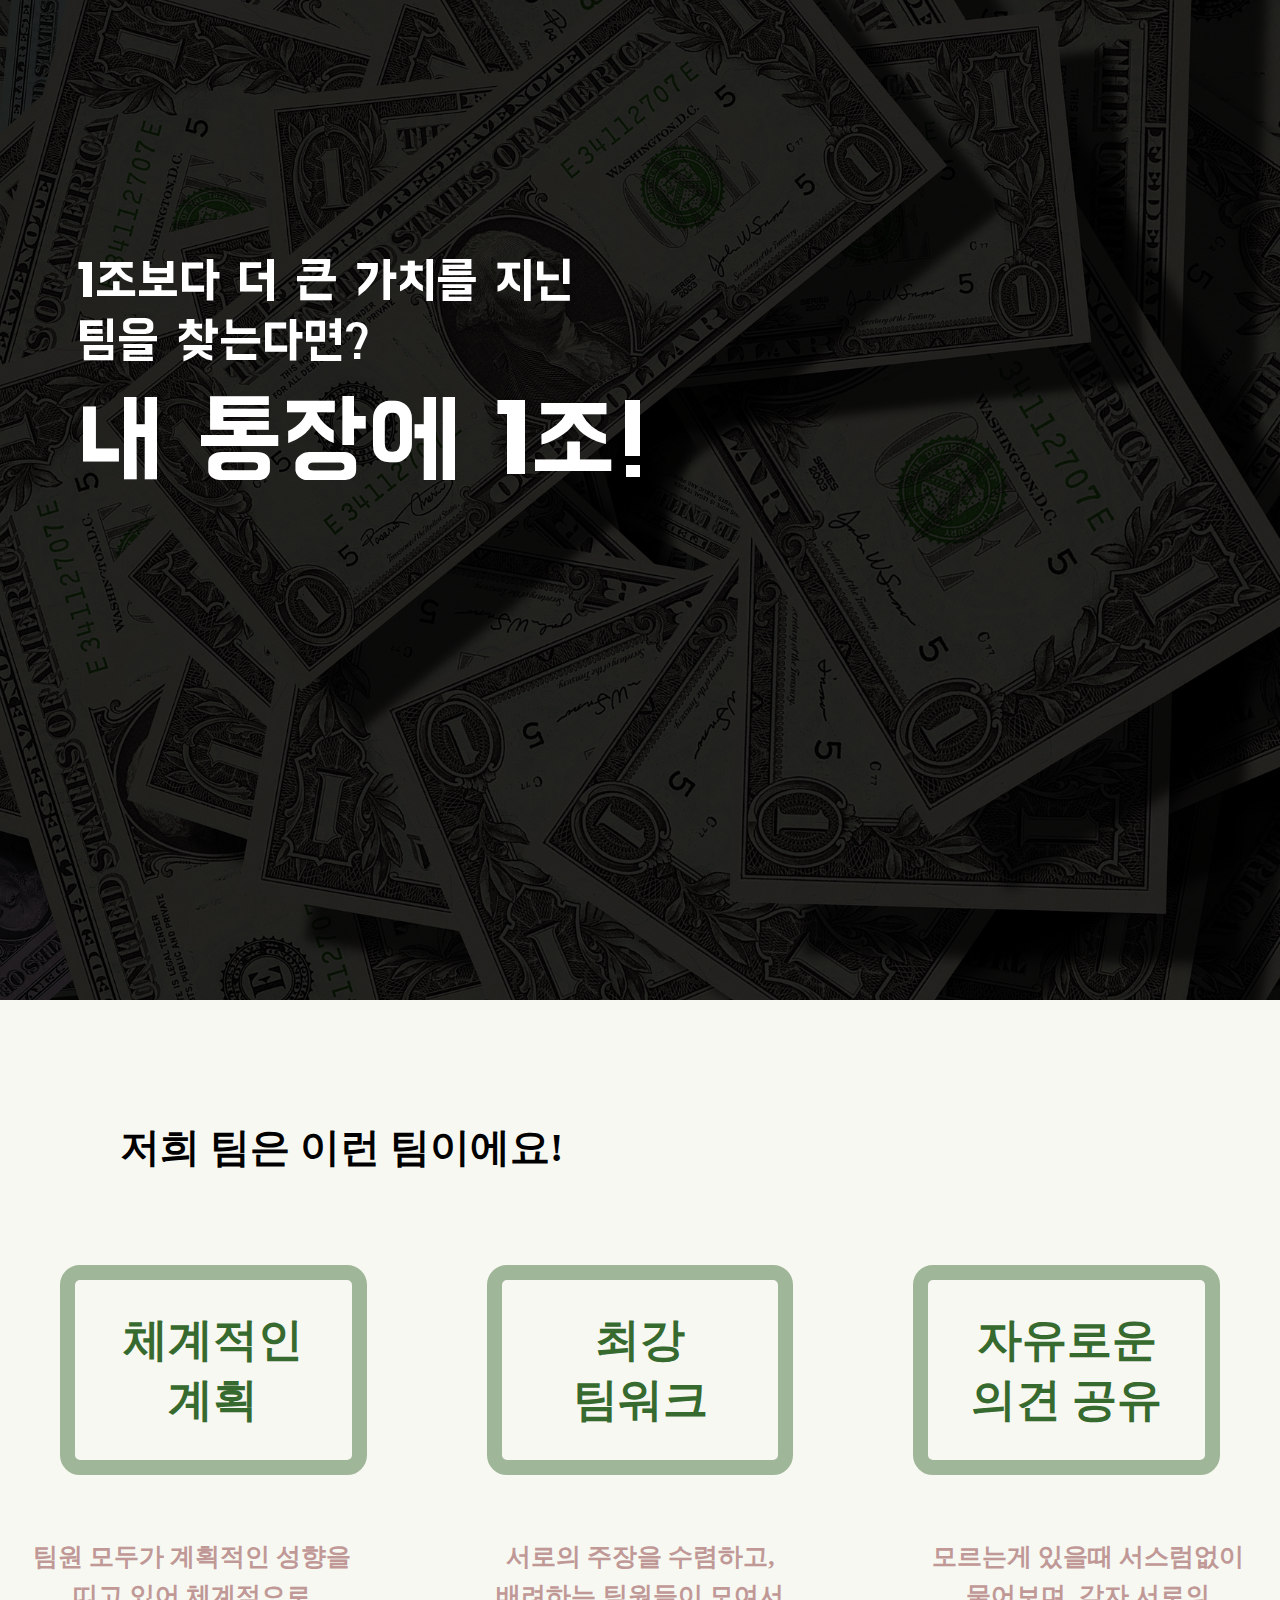
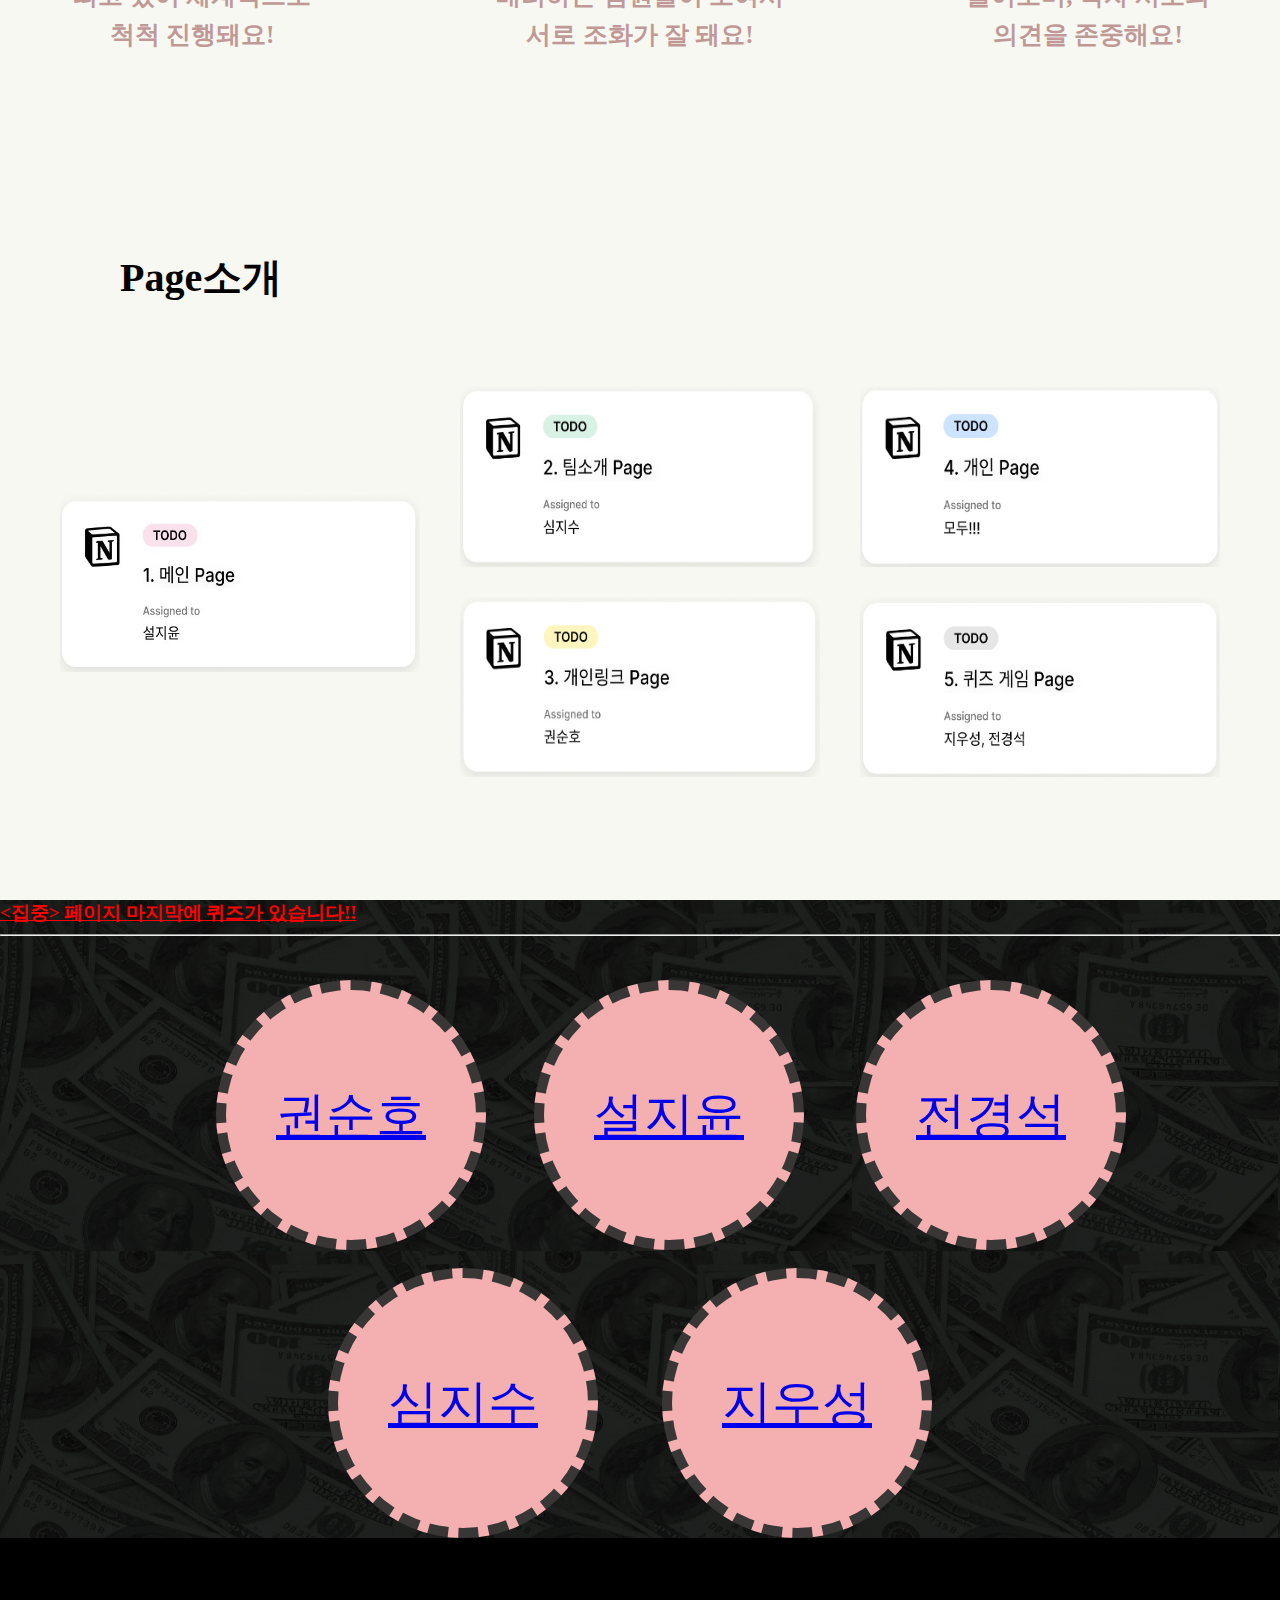
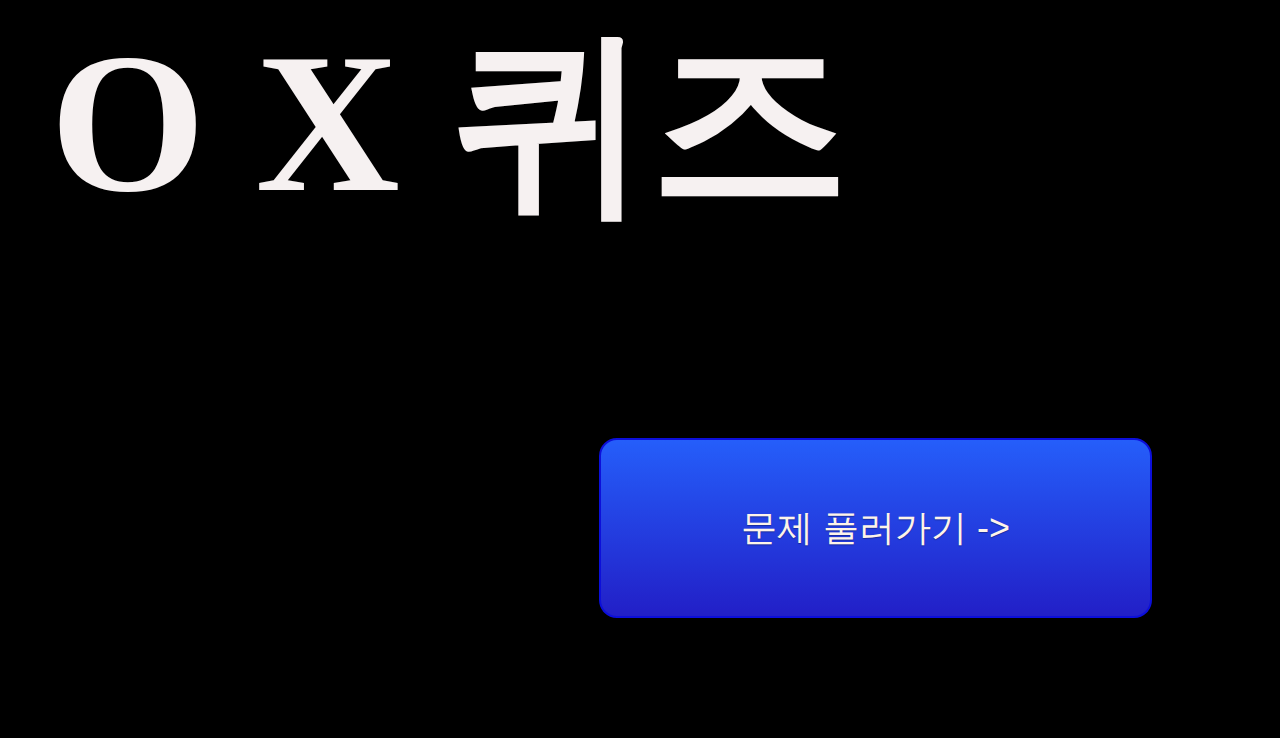
<file: index.html>
<!DOCTYPE html>
<html>
    <head>
        <meta charset="utf-8">
        <meta name="viewport" content="width=device-width, initial-scale=1.0">
		<link rel="stylesheet" href="index.css">
		<link rel="stylesheet" href="index-1.css">
		<link rel="stylesheet" href="index-2-1.css">
        <link rel="stylesheet" href="index-2-2.css">
		<link rel="stylesheet" href="index-3.css">
		<link rel="stylesheet" href="index-4.css">
        <link rel="stylesheet" href="https://cdnjs.cloudflare.com/ajax/libs/font-awesome/6.4.0/css/all.min.css" integrity="sha512-iecdLmaskl7CVkqkXNQ/ZH/XLlvWZOJyj7Yy7tcenmpD1ypASozpmT/E0iPtmFIB46ZmdtAc9eNBvH0H/ZpiBw==" crossorigin="anonymous" referrerpolicy="no-referrer" />
		<script src="https://ajax.googleapis.com/ajax/libs/jquery/1.12.4/jquery.min.js"></script>
		<script src="img/confetti_v2.js"></script>
		<script src="index.js"></script>
        <title>내 통장에 1조</title>
    </head>
    <body>
        <div id="main-scroll">
            <div class="scroll-one">
                <div class="introducing">
                    <div class="intro">
                        1조보다 더 큰 가치를 지닌<br>
                        팀을 찾는다면?
                    </div>
                    <div class="teamname">
                        내 통장에 1조!
                    </div>
                </div>
            </div>
        </div>
        <div id="team-scroll1">
            
            <h1 id="team-scroll-title"><i class="fa-solid fa-coins fa-bounce fa-3x" style="color: #f0d342";></i>  저희 팀은 이런 팀이에요!</h1>
            <div class="container1">
                <div class="rounded-box">
                 <div>체계적인<br/>계획</div>
                </div>

                 <div class="rounded-box">
                 <div>최강<br/>팀워크</div>
                </div>

                 <div class="rounded-box">
                 <div>자유로운<br/>의견 공유</div>   
                </div>     
            </div>
            <div class="container2">
                <span>팀원 모두가 계획적인 성향을<br/>띠고 있어 체계적으로<br/>척척 진행돼요!</span>
                <span>서로의 주장을 수렴하고,<br/>배려하는 팀원들이 모여서<br/>서로 조화가 잘 돼요!</span>
                <span>모르는게 있을때 서스럼없이<br/>물어보며, 각자 서로의<br/>의견을 존중해요!</span>
        </div>
        </div>

        
        <div id="team-scroll2">
            <h1>Page소개</h1>

            <div class="notion">
                <div class="row">
                  <div class="col">
                    <img class=notion_img src="img/notion-1.jpg">
                  </div>
                  <div class="col">
                    <img class=notion_img src="img/notion-2.jpg" style="padding-bottom: 30px";>
                    <img class=notion_img src="img/notion-3.jpg">
                  </div>
                  <div class="col">
                    <img class=notion_img src="img/notion-4.jpg" style="padding-bottom: 30px";>
                    <img class=notion_img src="img/notion-5.jpg">
                  </div>
                </div>
            </div>

        </div>

        <div id="crew-scroll">
            <h3 id="caution"><b><ins>&lt집중&gt 페이지 마지막에 퀴즈가 있습니다!!</ins></b></h3>
        <hr><br><br>

        <span>&nbsp&nbsp&nbsp&nbsp&nbsp&nbsp&nbsp&nbsp&nbsp&nbsp&nbsp&nbsp&nbsp&nbsp</span>
        <span>&nbsp&nbsp&nbsp&nbsp&nbsp&nbsp&nbsp&nbsp&nbsp&nbsp&nbsp&nbsp&nbsp&nbsp</span>
        <span>&nbsp&nbsp&nbsp&nbsp&nbsp&nbsp&nbsp&nbsp&nbsp&nbsp&nbsp&nbsp&nbsp&nbsp</span>
        <span>&nbsp&nbsp&nbsp&nbsp&nbsp&nbsp&nbsp&nbsp</span>


        <span id="pink-circle">
            <a id="suno"href="crew\suno\suno_page.html">권순호</a>
        </span>

        <span>&nbsp&nbsp&nbsp&nbsp&nbsp&nbsp&nbsp&nbsp&nbsp&nbsp</span>

        <span id="pink-circle">
            <a id="suno"href="crew\Jiyun\index.html">설지윤</a>
        </span>

        <span>&nbsp&nbsp&nbsp&nbsp&nbsp&nbsp&nbsp&nbsp&nbsp&nbsp&nbsp</span>

        <span id="pink-circle">
            <a id="suno"href="crew\scc9811\scc9811.html">전경석</a>
        </span>

        <br><br>

        <span>&nbsp&nbsp&nbsp&nbsp&nbsp&nbsp&nbsp&nbsp&nbsp&nbsp&nbsp&nbsp&nbsp&nbsp&nbsp&nbsp&nbsp&nbsp&nbsp&nbsp&nbsp&nbsp&nbsp&nbsp&nbsp&nbsp&nbsp&nbsp&nbsp&nbsp&nbsp&nbsp&nbsp&nbsp&nbsp&nbsp&nbsp&nbsp&nbsp&nbsp&nbsp&nbsp&nbsp&nbsp&nbsp&nbsp&nbsp&nbsp&nbsp&nbsp&nbsp&nbsp&nbsp&nbsp&nbsp&nbsp</span>
        <span>&nbsp&nbsp&nbsp&nbsp&nbsp&nbsp&nbsp&nbsp&nbsp&nbsp&nbsp&nbsp&nbsp&nbsp</span>
        <span>&nbsp&nbsp&nbsp&nbsp&nbsp&nbsp&nbsp&nbsp&nbsp</span>

        <span id="pink-circle">
            <a id="suno"href="crew\jsjs\jisoo.html">심지수</a>
        </span>

        <span>&nbsp&nbsp&nbsp&nbsp&nbsp&nbsp&nbsp&nbsp&nbsp&nbsp&nbsp&nbsp&nbsp&nbsp</span>

        <span id="pink-circle">
            <a id="suno"href="crew\lifedev\index.html">지우성</a>
        </span>
        </div>
        
        <div id="quiz-scroll">
            <div id="quiz_main" class="">
                <div id="quiz_main_text_area">
                    <h4 id="quiz_main_text">O X 퀴즈</h4>
                </div>
                <div id="quiz_start_button_area"></div>
                <div id="quiz_start_button_area">
                    <span class="quiz_start_button blue" onclick="movePage(1)">문제 풀러가기 -></span>
                </div>
            </div>
            <!-- 퀴즈 O/X 선택 페이지-->
        
            <div id="quiz_page1" class="hide_page">
                <div id="quiz_page_number">Quiz 1</div>
                <div id="quiz_question">1. 권순호 팀원이 가장 좋아하는 가수는 방탄소년단이다</div>
                <div id="quiz_ox_cards">
                    <div id="quiz_card_area">
                        <span class="quiz_ox_button sky" onclick="chooseAns(0, 1)">O</span>
                    </div>
                    <div id="quiz_card_area">
                        <span class="quiz_ox_button red" onclick="chooseAns(0, 0)">X</span>
                    </div>
                </div>
            </div>
        
        
        
            <div id="quiz_page2" class="hide_page">
                <div id="quiz_page_number">Quiz 2</div>
                <div id="quiz_question">2. 전경석 팀원의 가장 높았던 백준 대회 성적은 1등이다 </div>
                <div id="quiz_ox_cards">
                    <div id="quiz_card_area">
                        <span class="quiz_ox_button sky" onclick="chooseAns(1, 1)">O</span>
                    </div>
                    <div id="quiz_card_area">
                        <span class="quiz_ox_button red" onclick="chooseAns(1, 0)">X</span>
                    </div>
                </div>
            </div>
        
            <div id="quiz_page3" class="hide_page">
                <div id="quiz_page_number">Quiz 3</div>
                <div id="quiz_question">3. 설지윤 팀원은 애니메이션을 좋아한다</div>
                <div id="quiz_ox_cards">
                    <div id="quiz_card_area">
                        <span class="quiz_ox_button sky" onclick="chooseAns(2, 1)">O</span>
                    </div>
                    <div id="quiz_card_area">
                        <span class="quiz_ox_button red" onclick="chooseAns(2, 0)">X</span>
                    </div>
                </div>
            </div>
        
            <div id="quiz_page4" class="hide_page">
                <div id="quiz_page_number">Quiz 4</div>
                <div id="quiz_question">4. 지우성 팀원의 백준 티어는 골드1이다</div>
                <div id="quiz_ox_cards">
                    <div id="quiz_card_area">
                        <span class="quiz_ox_button sky" onclick="chooseAns(3, 1)">O</span>
                    </div>
                    <div id="quiz_card_area">
                        <span class="quiz_ox_button red" onclick="chooseAns(3, 0)">X</span>
                    </div>
                </div>
            </div>
            
            <div id="quiz_page5" class="hide_page">
                <div id="quiz_page_number">Quiz 5</div>
                <div id="quiz_question">5. 심지수 팀원은 컴퓨터공학과를 복수전공한다</div>
                <div id="quiz_ox_cards">
                    <div id="quiz_card_area">
                        <span class="quiz_ox_button sky" onclick="chooseAns(4, 1)">O</span>
                    </div>
                    <div id="quiz_card_area">
                        <span class="quiz_ox_button red" onclick="chooseAns(4, 0)">X</span>
                    </div>
                </div>
            </div>
        
            
        
            <!-- 퀴즈 정답여부 페이지-->
            <div id="quiz_o_correct" class="hide_page">
                <div id="quiz_correct_workspace">
                    <div id="quiz_correct_text_area">
                        <div id="quiz_correct_ox_text">O</div>
                        <div id="quiz_correct_tf_text">정답입니다!</div>
                    </div>
                    <div id="next_quiz_button_area">
                        <span class="quiz_next_button gray" onclick="nextProblem()">다음문제 -></span>
                    </div>
                </div>
            </div>
        
            
            <div id="quiz_o_incorrect" class="hide_page">
                <div id="quiz_correct_workspace">
                    <div id="quiz_correct_text_area">
                        <div id="quiz_correct_ox_text">O</div>
                        <div id="quiz_correct_tf_text">오답입니다...</div>
                    </div>
                    <div id="next_quiz_button_area">
                        <span class="quiz_next_button gray" onclick="nextProblem()">다음문제 -></span>
                    </div>
                </div>
            </div>
        
            <div id="quiz_x_correct" class="hide_page">
                <div id="quiz_correct_workspace">
                    <div id="quiz_correct_text_area">
                        <div id="quiz_correct_ox_text">X</div>
                        <div id="quiz_correct_tf_text">정답입니다!</div>
                    </div>
                    <div id="next_quiz_button_area">
                        <span class="quiz_next_button gray" onclick="nextProblem()">다음문제 -></span>
                    </div>
                </div>
            </div>
        
            <div id="quiz_x_incorrect" class="hide_page">
                <div id="quiz_correct_workspace">
                    <div id="quiz_correct_text_area">
                        <div id="quiz_correct_ox_text">X</div>
                        <div id="quiz_correct_tf_text">오답입니다...</div>
                    </div>
                    <div id="next_quiz_button_area">
                        <span class="quiz_next_button gray" onclick="nextProblem()">다음문제 -></span>
                    </div>
                </div>
            </div>
			<div id="quiz-final" class="hide_page">
				<div id="quiz-final-header"></div>
				<div id="quiz-final-body">
					<div id="quiz-final-title">
						n문제를 맞췄습니다!
					</div>
					<div id="quiz-final-body-img">
						<img src="img/quiz-cong.png" onclick="moveTop()">
					</div>
					<div id="quiz-final-body-text">
						<div id="quiz-final-comment">
							곰두리를 클릭하여 맨 위로 이동하세요
						</div>
					</div>
				</div>
				<canvas id="canvas"></canvas>
				<div id="buttonContainer">
					<button class="canvasBtn" id="stopButton"></button>
					<button class="canvasBtn" id="startButton"></button>
				</div>
			</div>
        </div>
    </body>
</html>
</file>
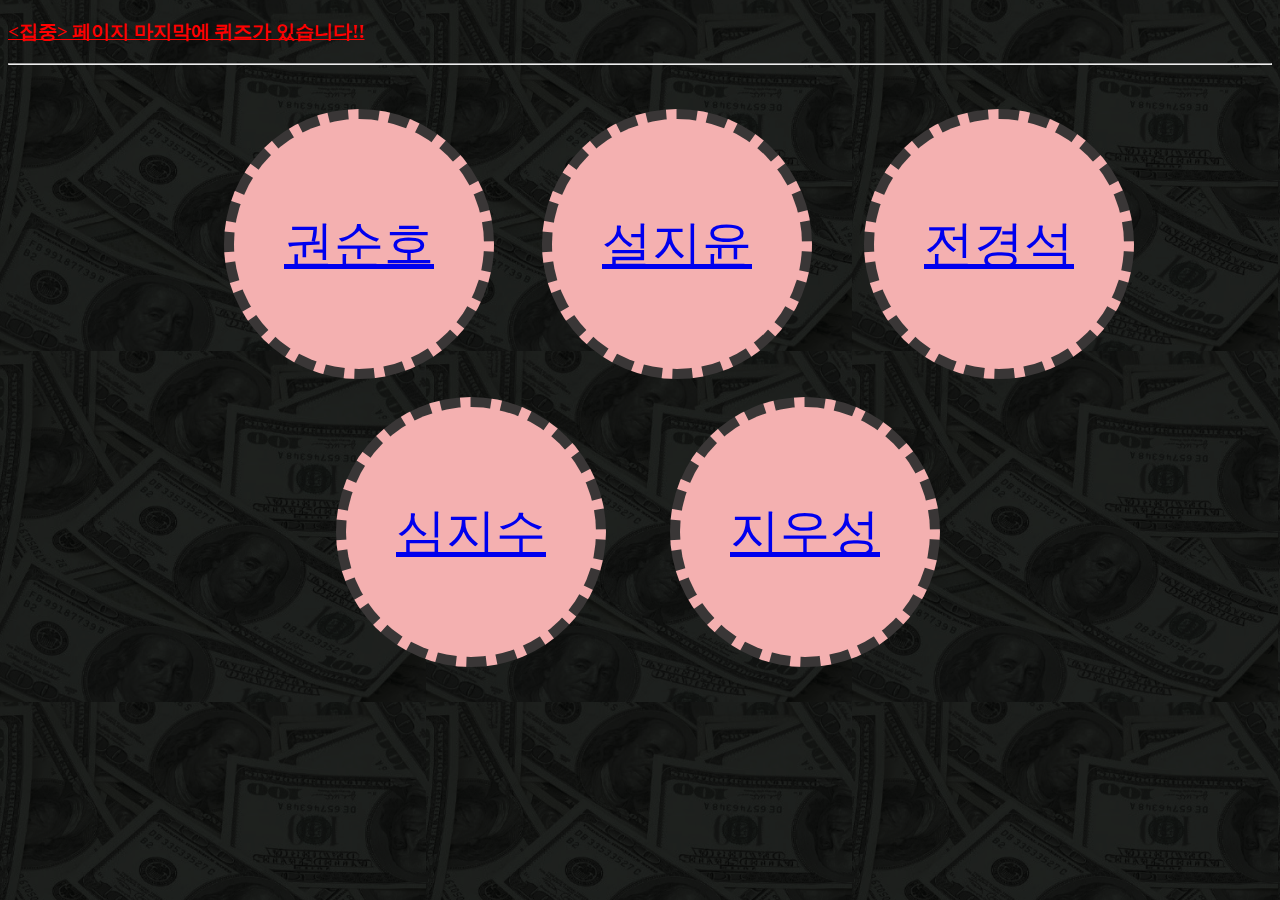
<file: MainPage.html>
<!DOCTYPE html>
<html>
    <head>
        <title>스크롤3</title>
        <meta charset="utf-8">
        <style>
            body {
                background-image: url(스크린샷\ 2023-04-03\ 175608.png)
            }
            h3 {
                color: red;
            }
            #suno {font-size: 50px;}
            #pink-circle{
                width: 250px;
                height: 250px;
                background-color: rgb(244, 176, 176);
                border: 10px dashed rgb(57, 54, 54);
                border-radius: 50%;
                text-align: center;
                line-height: 250px;
                display: inline-block;
            }
            #pink-circle:hover{
                background-color: rgb(236, 168, 84);
            }
        </style>
    </head>
    <body>
        <h3><b><ins>&lt집중&gt 페이지 마지막에 퀴즈가 있습니다!!</ins></b></h3>
        <hr><br><br>

        <span>&nbsp&nbsp&nbsp&nbsp&nbsp&nbsp&nbsp&nbsp&nbsp&nbsp&nbsp&nbsp&nbsp&nbsp</span>
        <span>&nbsp&nbsp&nbsp&nbsp&nbsp&nbsp&nbsp&nbsp&nbsp&nbsp&nbsp&nbsp&nbsp&nbsp</span>
        <span>&nbsp&nbsp&nbsp&nbsp&nbsp&nbsp&nbsp&nbsp&nbsp&nbsp&nbsp&nbsp&nbsp&nbsp</span>
        <span>&nbsp&nbsp&nbsp&nbsp&nbsp&nbsp&nbsp&nbsp</span>


        <span id="pink-circle">
            <a id="suno"href="https://www.naver.com/">권순호</a>
        </span>

        <span>&nbsp&nbsp&nbsp&nbsp&nbsp&nbsp&nbsp&nbsp&nbsp&nbsp</span>

        <span id="pink-circle">
            <a id="suno"href="https://www.naver.com/">설지윤</a>
        </span>

        <span>&nbsp&nbsp&nbsp&nbsp&nbsp&nbsp&nbsp&nbsp&nbsp&nbsp&nbsp</span>

        <span id="pink-circle">
            <a id="suno"href="https://www.naver.com/">전경석</a>
        </span>

        <br><br>

        <span>&nbsp&nbsp&nbsp&nbsp&nbsp&nbsp&nbsp&nbsp&nbsp&nbsp&nbsp&nbsp&nbsp&nbsp&nbsp&nbsp&nbsp&nbsp&nbsp&nbsp&nbsp&nbsp&nbsp&nbsp&nbsp&nbsp&nbsp&nbsp&nbsp&nbsp&nbsp&nbsp&nbsp&nbsp&nbsp&nbsp&nbsp&nbsp&nbsp&nbsp&nbsp&nbsp&nbsp&nbsp&nbsp&nbsp&nbsp&nbsp&nbsp&nbsp&nbsp&nbsp&nbsp&nbsp&nbsp&nbsp</span>
        <span>&nbsp&nbsp&nbsp&nbsp&nbsp&nbsp&nbsp&nbsp&nbsp&nbsp&nbsp&nbsp&nbsp&nbsp</span>
        <span>&nbsp&nbsp&nbsp&nbsp&nbsp&nbsp&nbsp&nbsp&nbsp</span>

        <span id="pink-circle">
            <a id="suno"href="https://www.naver.com/">심지수</a>
        </span>

        <span>&nbsp&nbsp&nbsp&nbsp&nbsp&nbsp&nbsp&nbsp&nbsp&nbsp&nbsp&nbsp&nbsp&nbsp</span>

        <span id="pink-circle">
            <a id="suno"href="https://www.naver.com/">지우성</a>
        </span>
    </body>
</html>
</file>
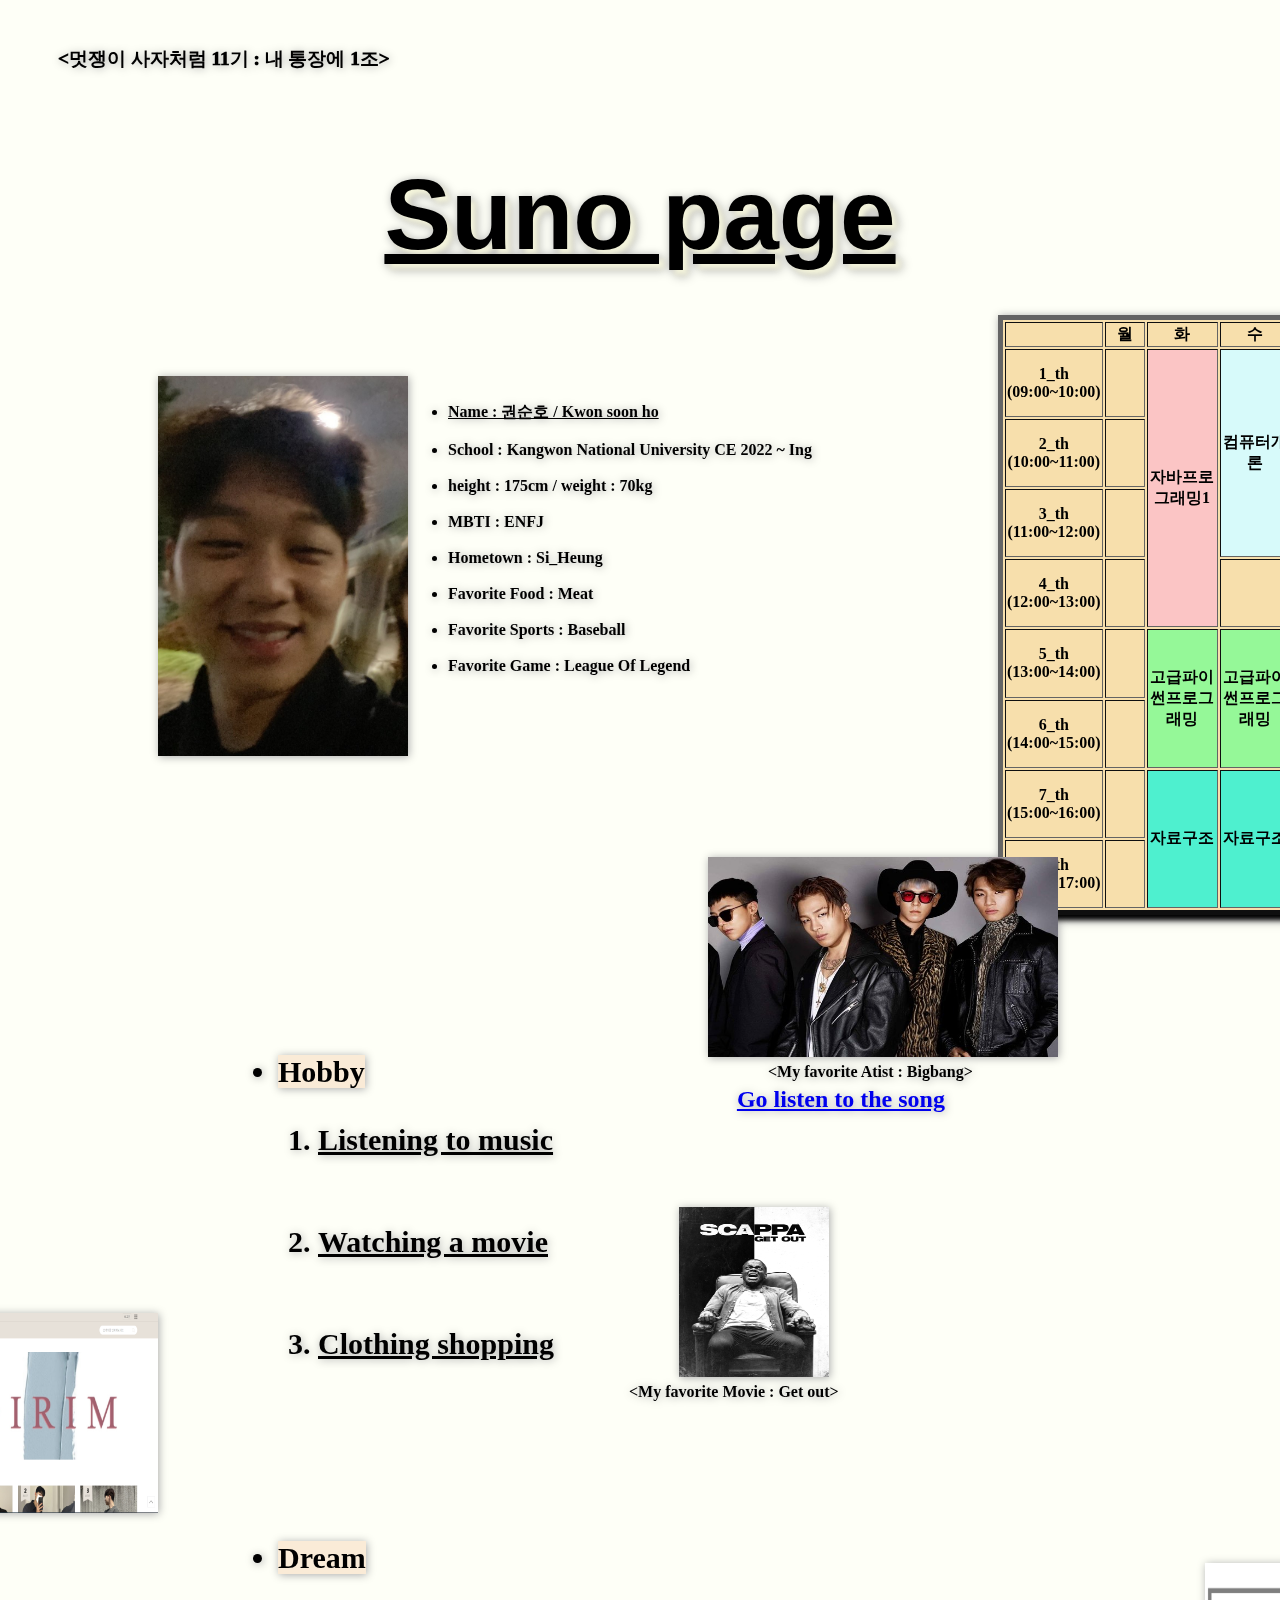
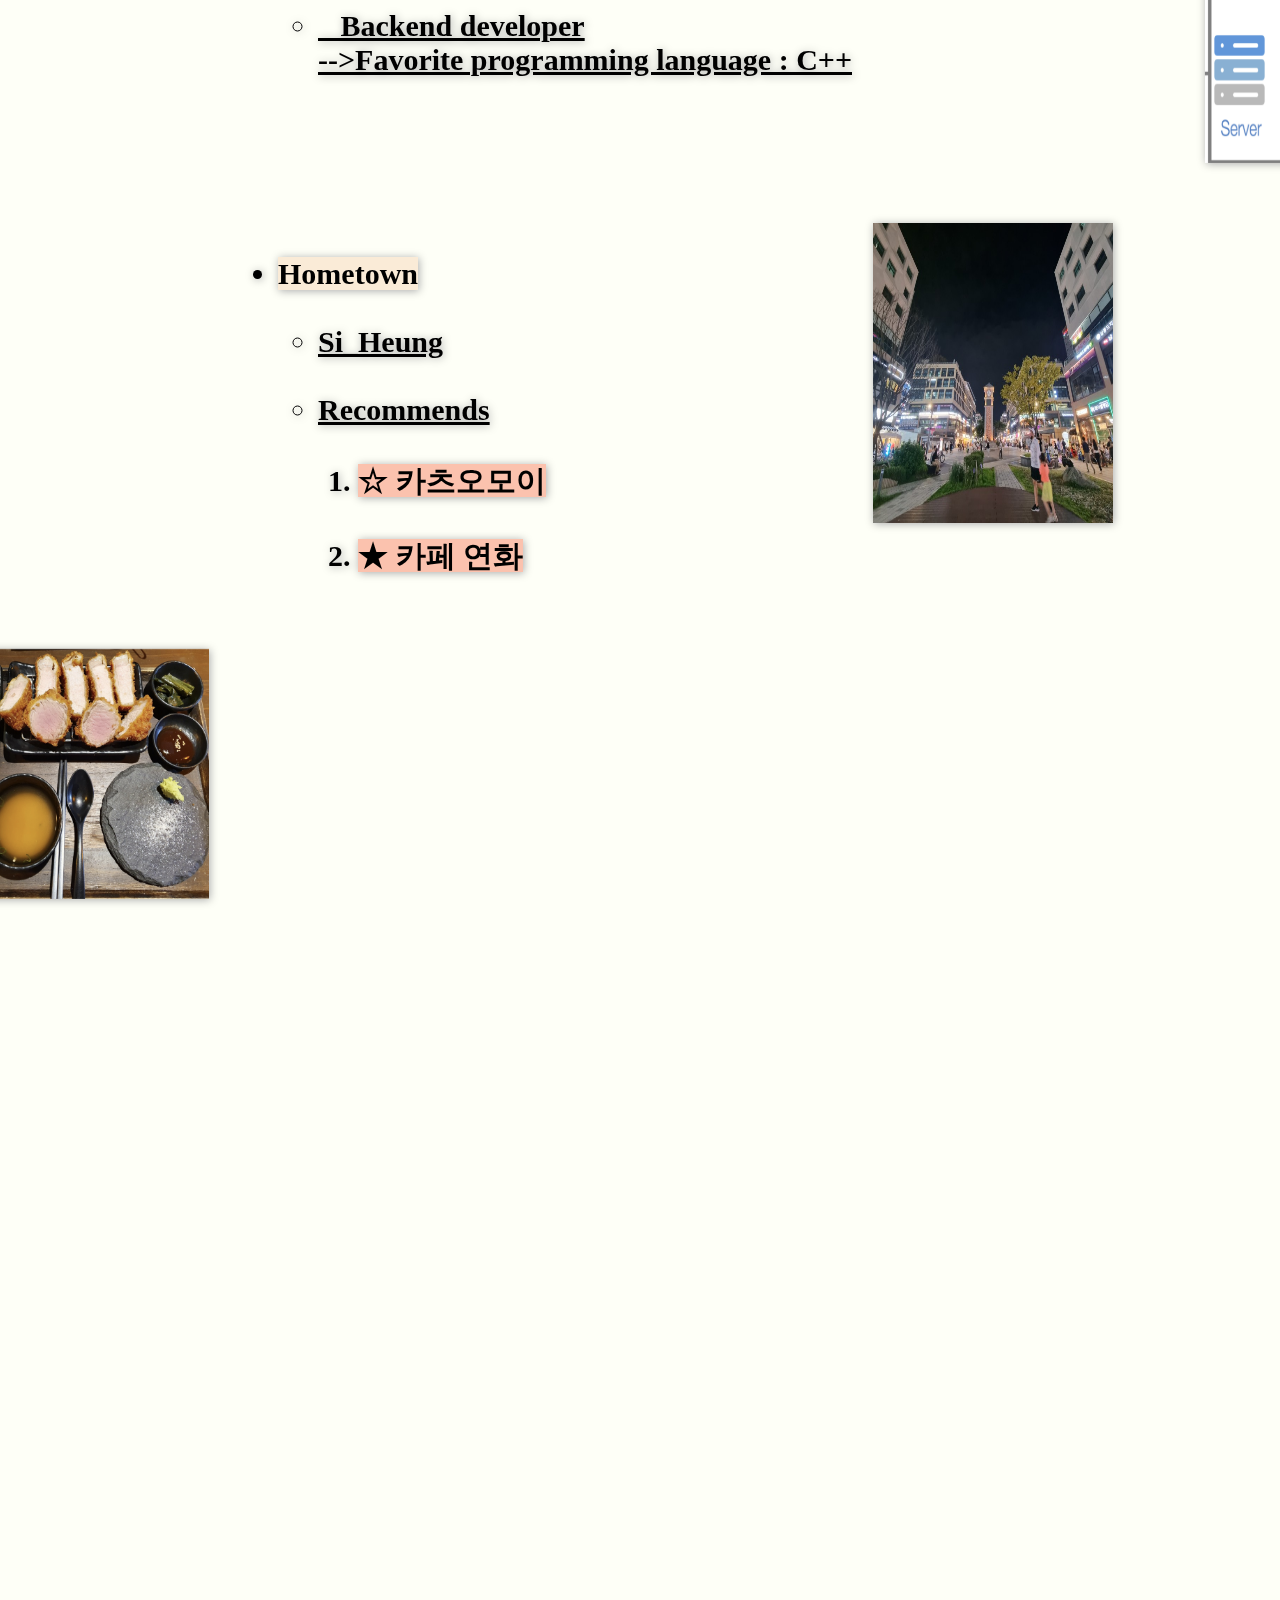
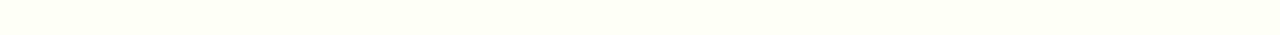
<file: crew/suno/suno_page.html>
<html lang="ko">
    <head>
        <meta charset="utf-8">
        <title>순호 페이지</title>
        <link rel="stylesheet" href="suno.css">
    </head>
    <body id="body">
        <div id="top"><멋쟁이 사자처럼 11기 : 내 통장에 1조></div>
        <h1 id="main"><ins>Suno page</ins></h1>
        <img id="img" src="awerawefwef.jpg">
        <br>
        <span id="profile">
            <ul><li><ins>Name : 권순호 / Kwon soon ho</ins></li> 
            <br><li>School : Kangwon National University CE 2022 ~ Ing</li>
            <br><li>height : 175cm / weight : 70kg</li>
            <br><li>MBTI : ENFJ</li>
            <br><li>Hometown : Si_Heung</li>
            <br><li>Favorite Food : Meat</li>
            <br><li>Favorite Sports : Baseball</li>
            <br><li>Favorite Game : League Of Legend</li>
            </ul>
        </span>
        <span id="Time">&lt;Time_Tabla&gt;
        </span>
        <table style="box-shadow: 5px 5px 5px black; background-color:  rgb(247, 223, 172);" id="table" border="5" >
            <thead>
                <tr>
                    <th></th>
                    <th>월</th>
                    <th>화</th>
                    <th>수</th>
                    <th>목</th>
                    <th>금</th>
                </tr>
            </thead>
            <tbody>
                <tr>
                    <td>1_th<br>(09:00~10:00)</td>
                    <td>&nbsp;&nbsp;&nbsp;&nbsp;&nbsp;&nbsp;&nbsp;&nbsp;&nbsp;</td>
                    <td style="background-color: rgb(251, 197, 197);"   rowspan="4">자바프로그래밍1</td>
                    <td style="background-color: rgb(215, 250, 250);" rowspan="3">컴퓨터개론</td>
                    <td></td>
                    <td></td>
                </tr>
                <tr>
                    <td>2_th<br>(10:00~11:00)</td>
                    <td></td>
                    <td style="background-color: rgb(193, 193, 255);" rowspan="2">웹프로그래밍</td>
                    <td style="background-color: rgb(253, 185, 244);" rowspan="3">이산수학</td>
                </tr>
                <tr>
                    <td>3_th<br>(11:00~12:00)</td>
                    <td></td>
                </tr>
                <tr>
                    <td>4_th<br>(12:00~13:00)</td>
                    <td></td>
                    <td></td>
                    <td></td>
                </tr>
                <tr>
                    <td>5_th<br>(13:00~14:00)</td>
                    <td></td>
                    <td style="background-color: rgb(149, 248, 152);" rowspan="2">고급파이썬프로그래밍</td>
                    <td style="background-color: rgb(149, 248, 152);" rowspan="2">고급파이썬프로그래밍</td>
                    <td></td>
                    <td style="background-color: rgb(193, 193, 255);" rowspan="2">웹프로그래밍</td>
                </tr>
                <tr>
                    <td>6_th<br>(14:00~15:00)</td>
                    <td></td>
                    <td></td>
                </tr>
                <tr>
                    <td>7_th<br>(15:00~16:00)</td>
                    <td></td>
                    <td style="background-color: rgb(78, 240, 207);" rowspan="2">자료구조</td>
                    <td style="background-color: rgb(78, 240, 207);" rowspan="2">자료구조</td>
                    <td></td>
                    <td></td>
                </tr>
                <tr>
                    <td>8_th<br>(16:00~17:00)</td>
                    <td></td>
                    <td></td>
                    <td></td>
                </tr>
            </tbody>
        </table>
        <ul id="etc1">
            <li>
                <b style="background-color: antiquewhite;">Hobby</b>
                    <ol>
                        <br><li><ins>Listening to music</ins></li><br><br>
                        <li><ins>Watching a movie</ins></li><br><br>
                        <li><ins>Clothing shopping</ins></li>
                    </ol>
            </li>
        </ul>
        <ul id="etc2">
            <li ><b style="background-color: antiquewhite;">Dream</b>
                <ul>
                    <br><li><ins>&nbsp;&nbsp; Backend developer</ins></li>
                    <ins>--&gt;Favorite programming language : C++</ins>
                </ul>
            </li>
        </ul>
        <ul id="etc3">
            <li><b style="background-color: antiquewhite;">Hometown</b>
                <ul>
                    <br><li><ins>Si_Heung</ins></li>
                    <br><li><ins>Recommends</ins>
                        <ol>
                            <br><li><b style="background-color: rgb(251, 194, 174);">☆ 카츠오모이</b></li>
                            <br><li><b style="background-color: rgb(251, 194, 174);">★ 카페 연화</b></li>
                        </ol>
                    </li>
                </ul>
            </li>
        </ul>
        <span><img id="img3" src="98299486.2.jpg"><b id="img3_1">&lt;My favorite Atist : Bigbang&gt;</b></span>
        <span><b><a id="music" href="https://www.melon.com/search/song/index.htm?q=%EB%B9%85%EB%B1%85+%EB%B0%94%EB%B3%B4&section=&searchGnbYn=Y&kkoSpl=N&kkoDpType=">Go listen to the song</a></li></b></span>
        
        <span><img id="img4" src="w2jxCYzXj15wxbGJOT6emg6gLOn.jpg"><b id="img4_1">&lt;My favorite Movie : Get out&gt;</b></span>
        <span><img id="img5" src="스크린샷 2023-04-07 164038.png"></span>
        <span><a id="img5_1" href="https://smartstore.naver.com/girimm?NaPm=ct%3Dlg68roly%7Cci%3Dcheckout%7Ctr%3Dds%7Ctrx%3D%7Chk%3Db26da1ff6829b24dbb353cfc71881e40be2cf6c2">Access shopping mall</a></span>
        <span><img id="img6" src="스크린샷 2023-04-07 164836.png"></span>
        <span><img id="img7" src="C_C_featuredimage.png"></span>
        <span><img id="img8" src="다운로드.jpeg"><b id="img8_1">&lt;Si_Heung&gt;</b></span>
        <span><img id="img9" src="스크린샷 2023-04-07 220653.png"></span>
        <span><img id="img10" src="카페연화.jpeg"><b id="img10_1">&lt;카페 연화&gt;</b></span>
        <b id="img9_1">&lt;카츠오모이&gt;</b>
    </body>
</html>
</file>
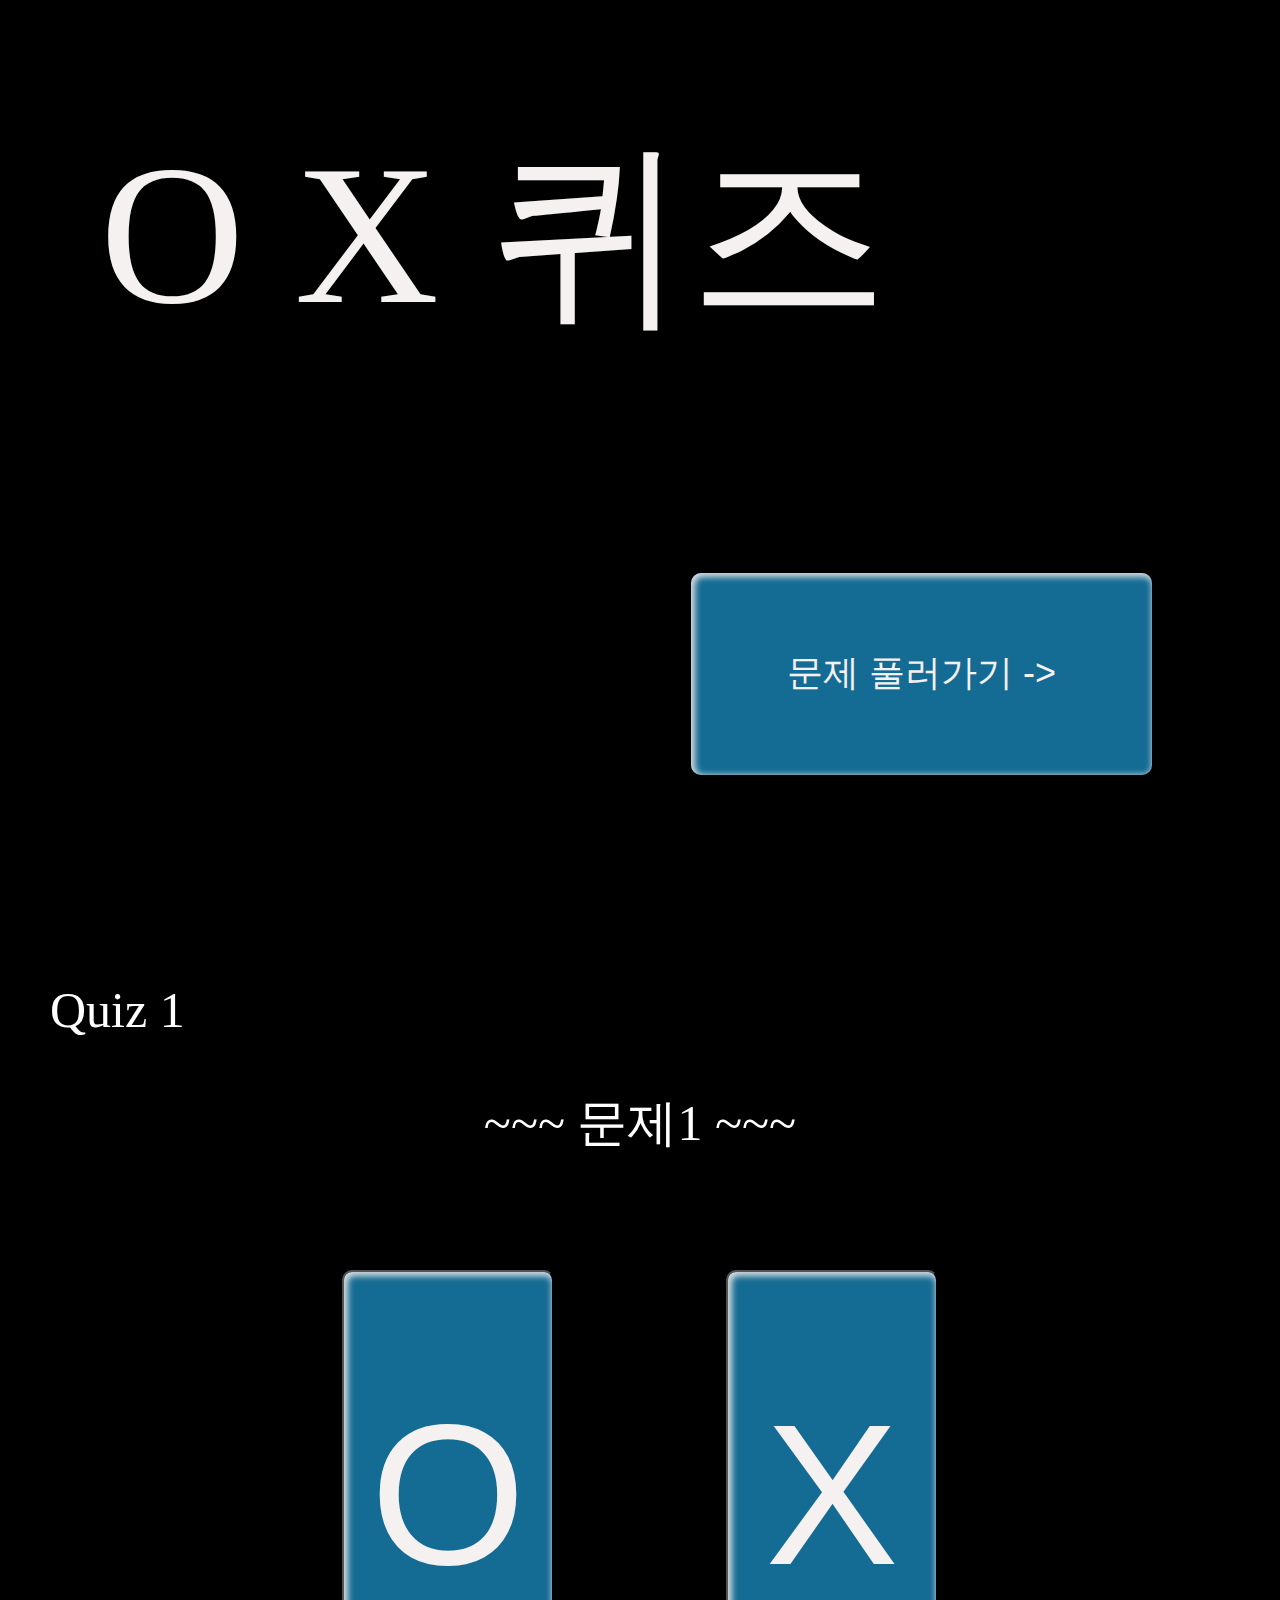
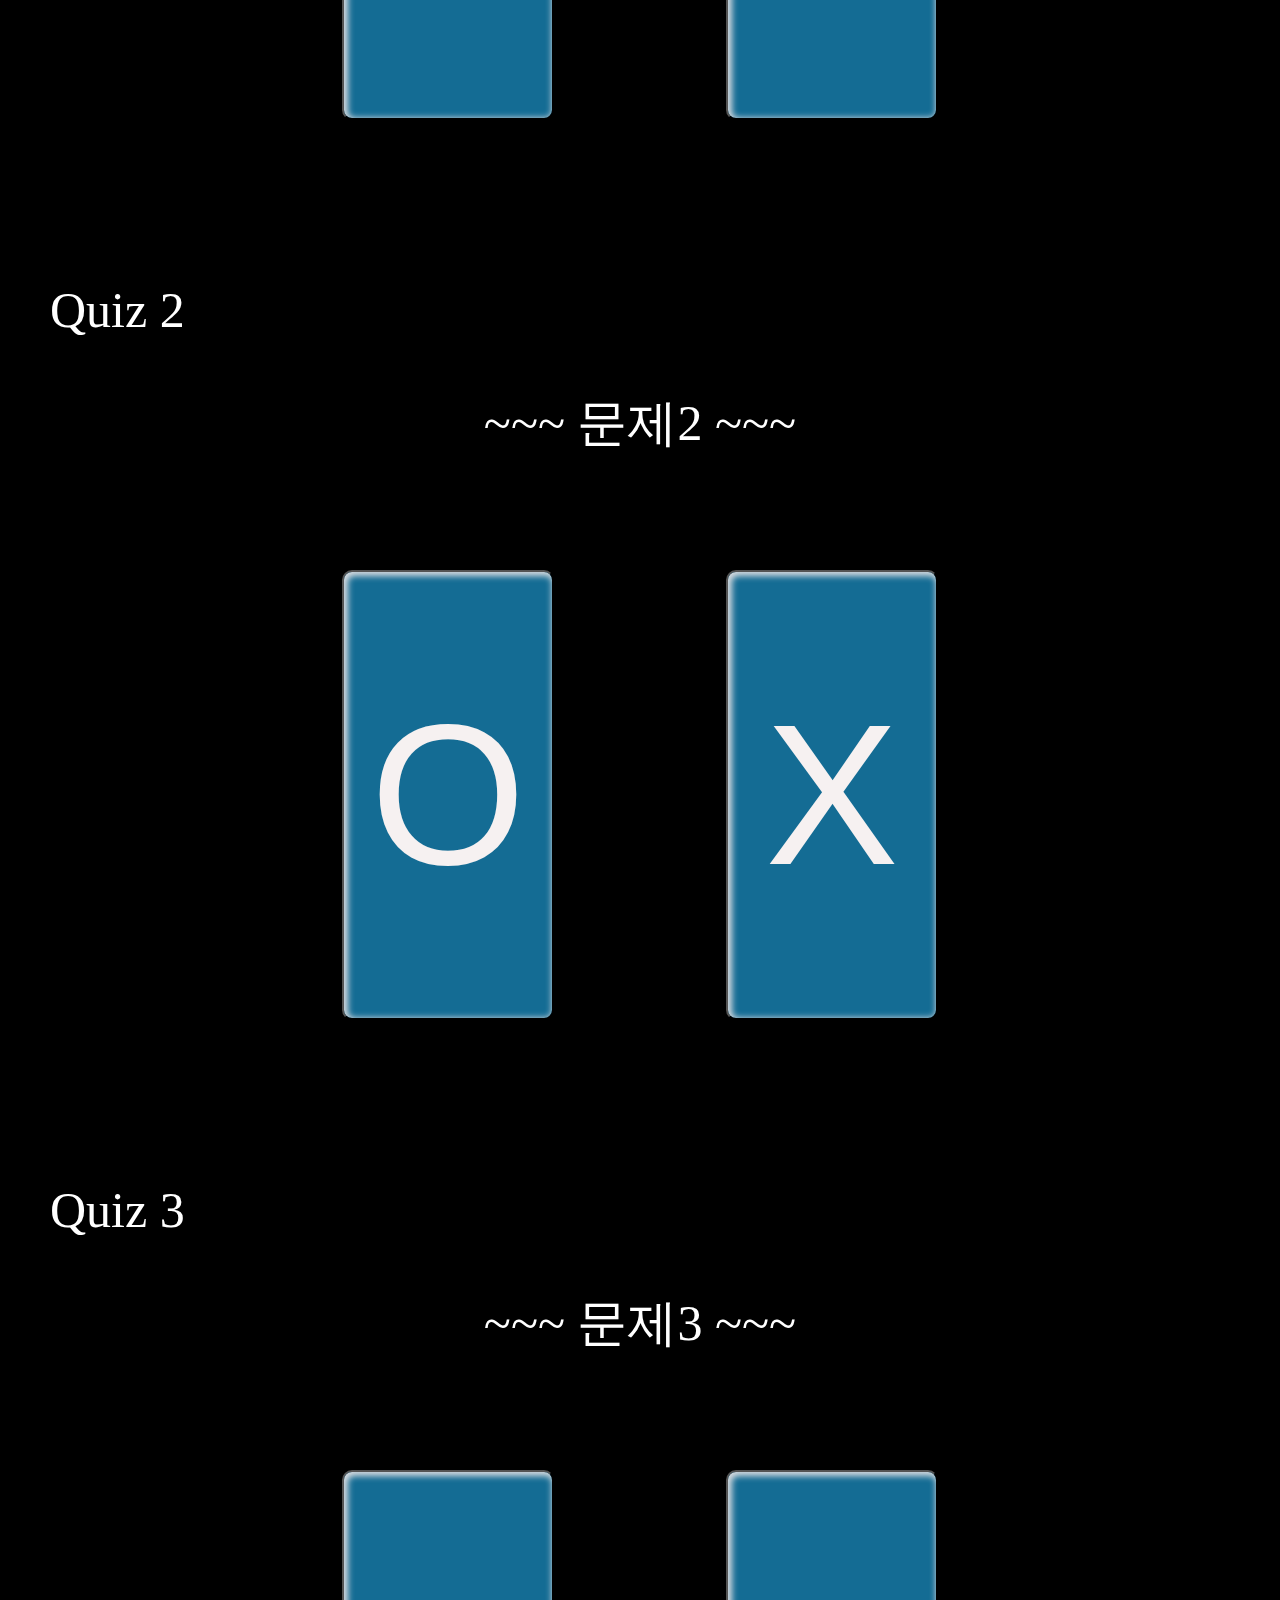
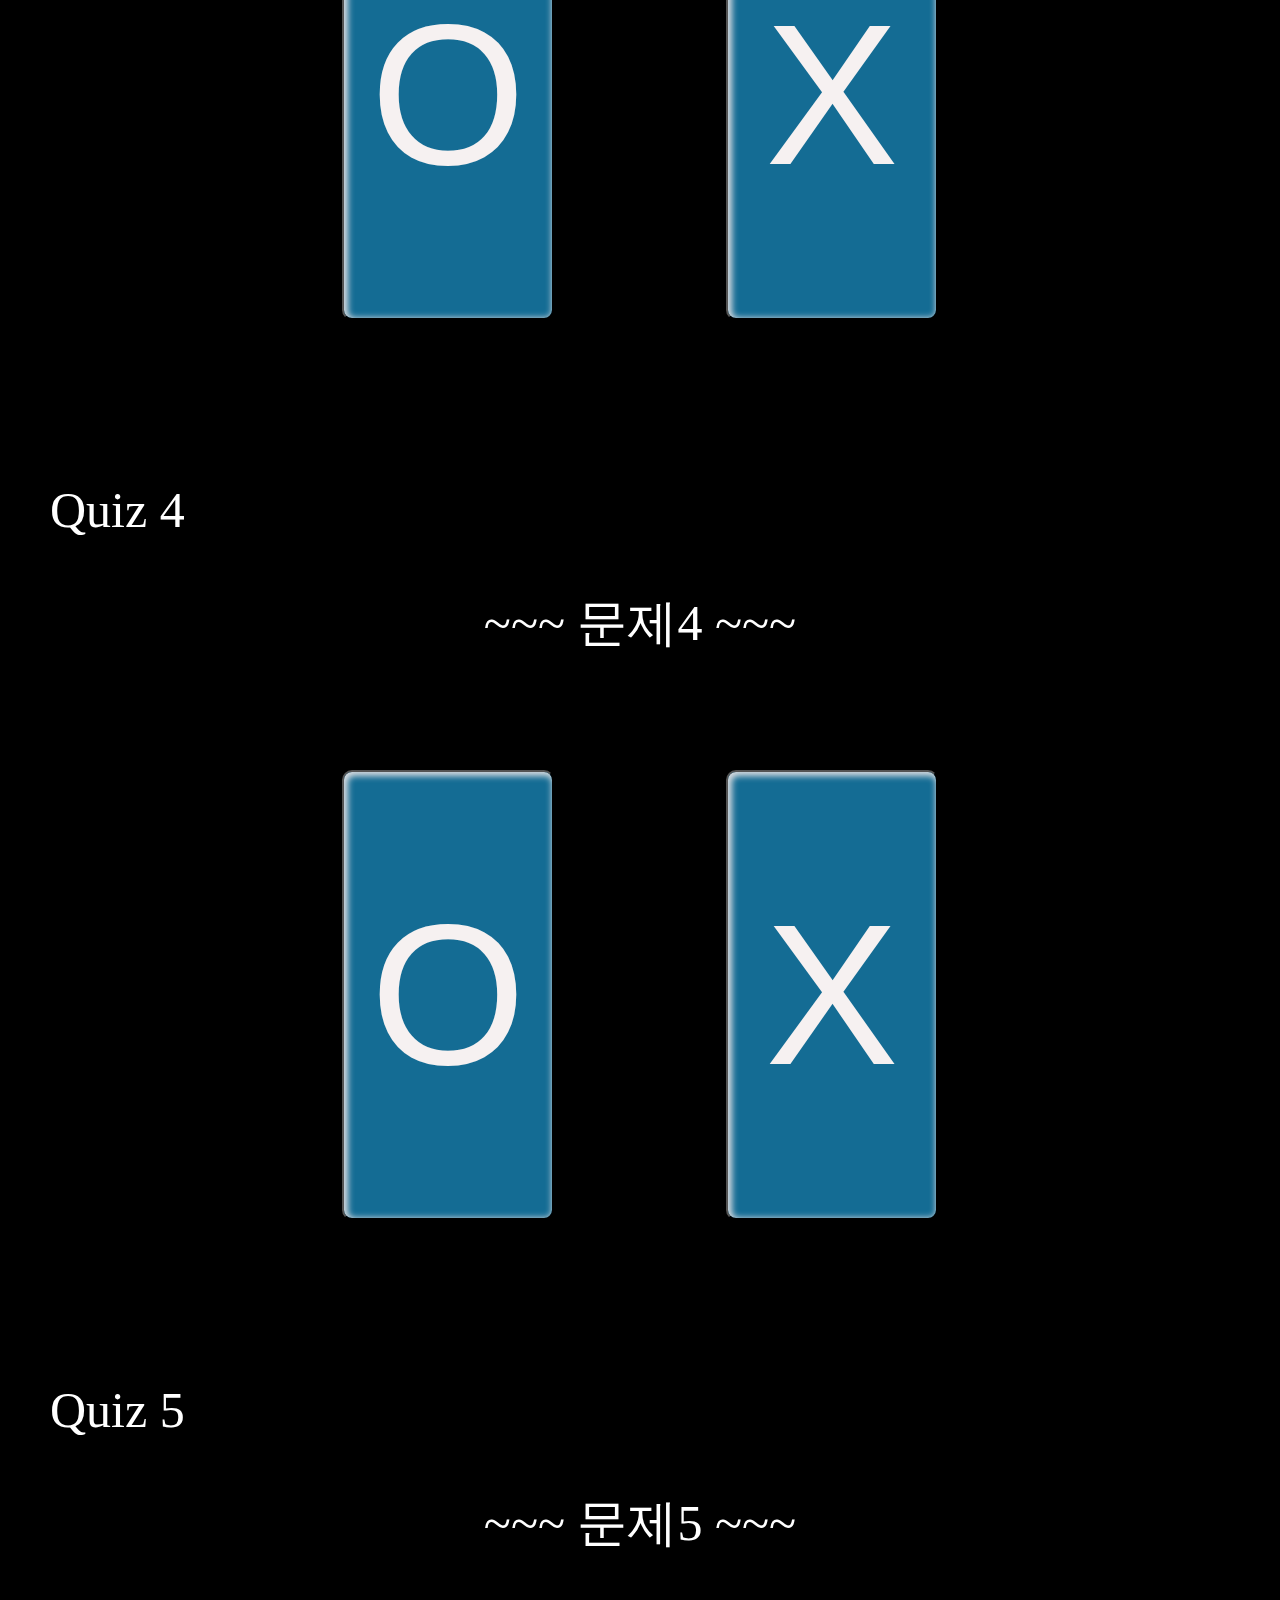
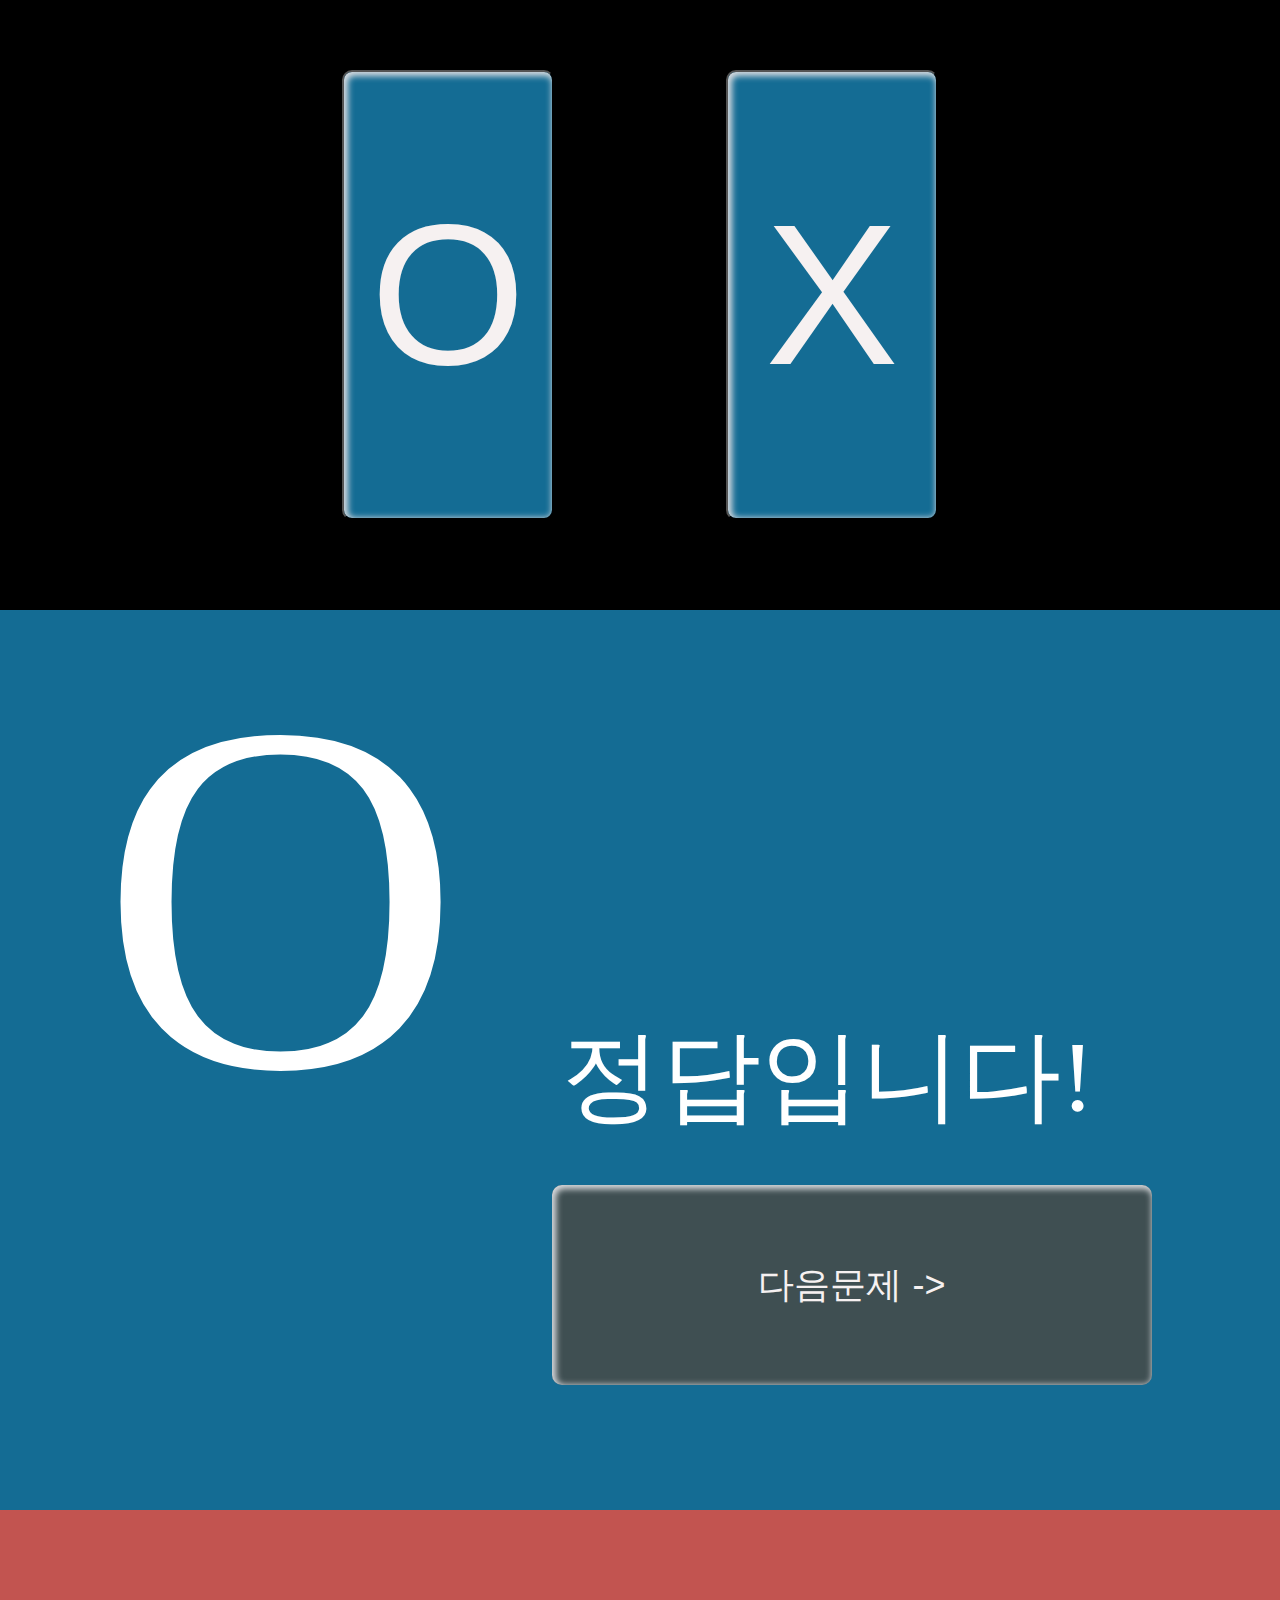
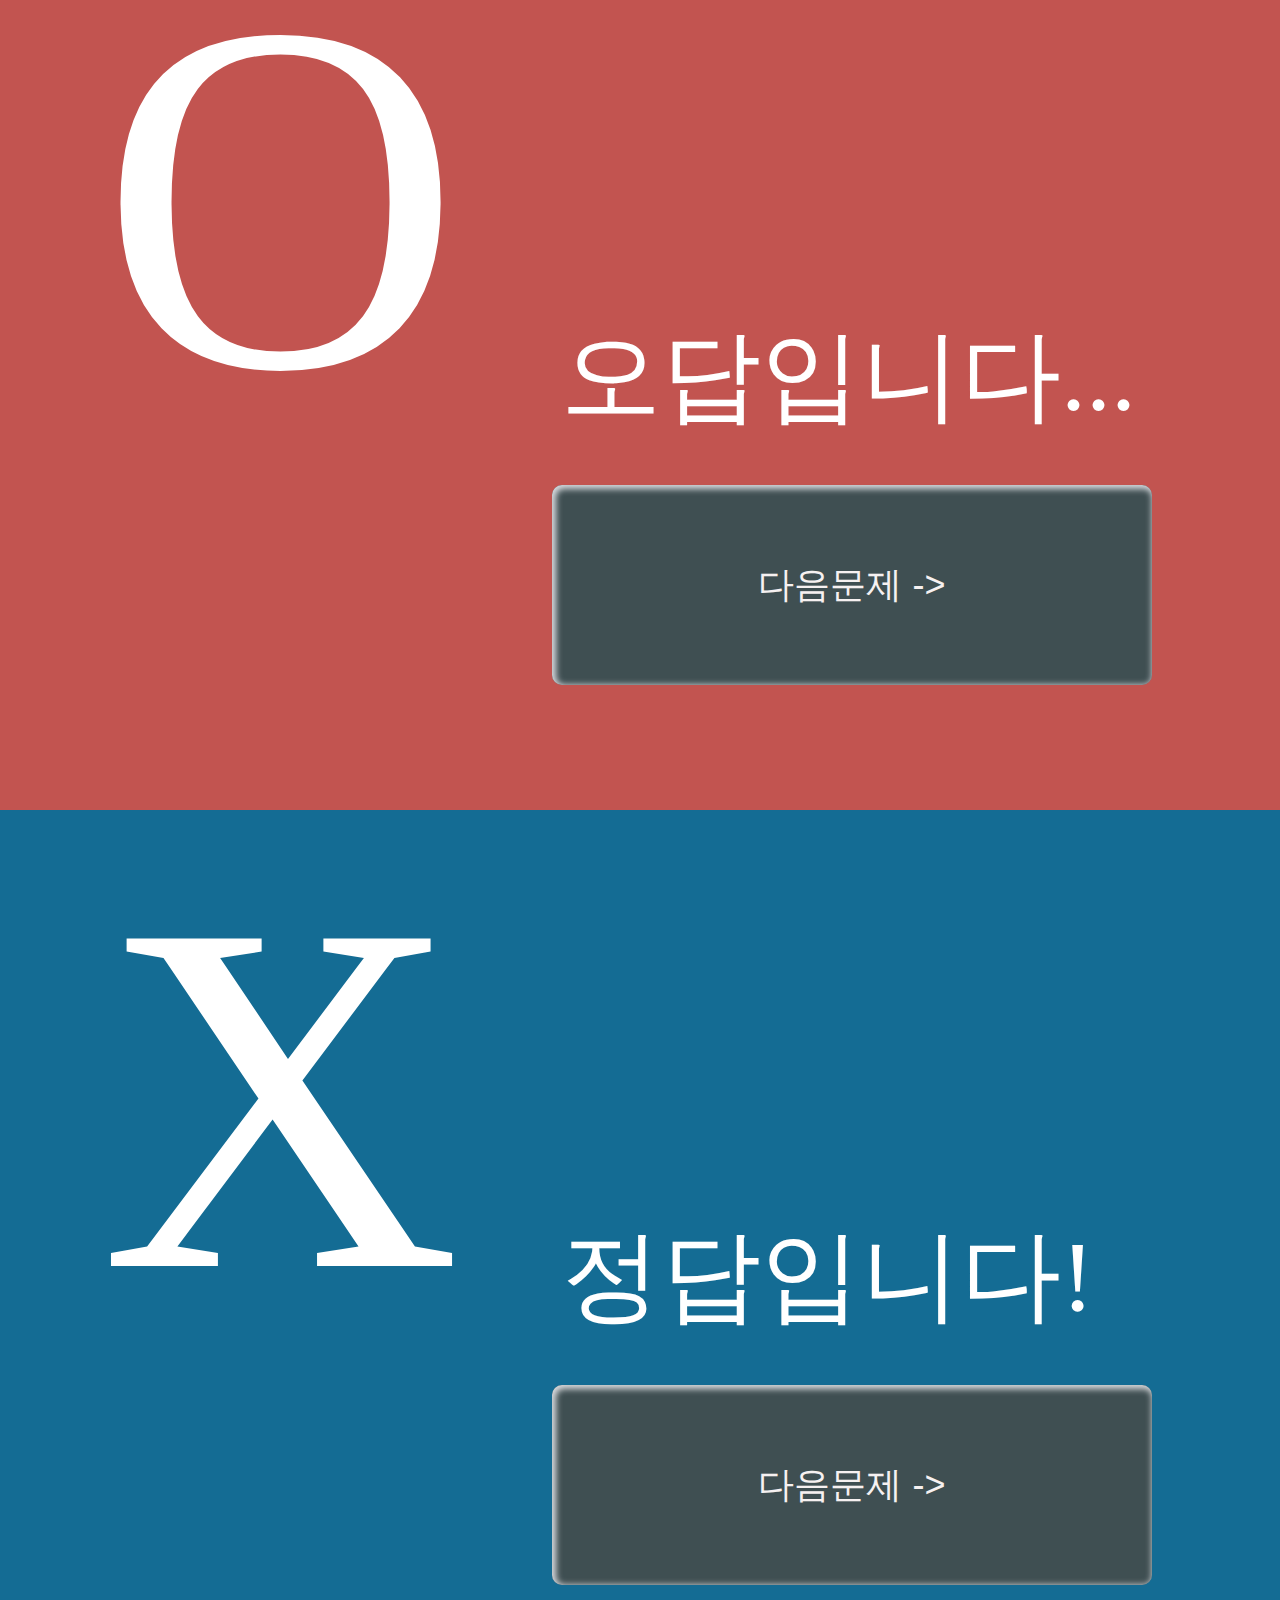
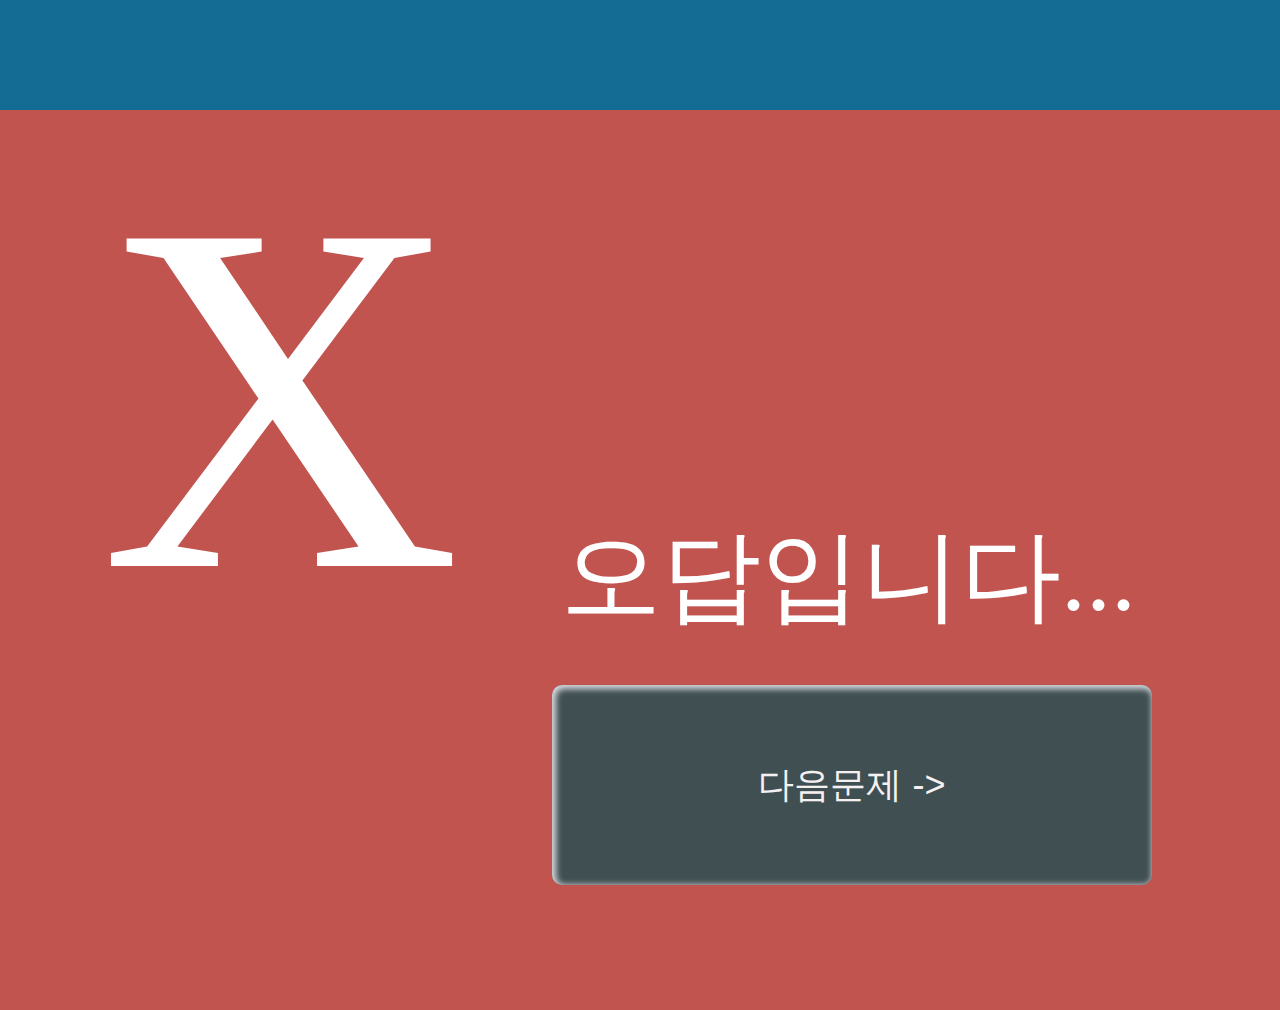
<file: scc9811/teamPage/merge.html>
<!DOCTYPE html>
<html lang="en">
<head>
    <meta charset="UTF-8">
    <meta http-equiv="X-UA-Compatible" content="IE=edge">
    <meta name="viewport" content="width=device-width, initial-scale=1.0">
    <title>merge</title>
    <link rel="stylesheet" href="merge_style.css">


</head>
<body>
    <div id="quiz_main">
        <div id="quiz_main_text_area">O X 퀴즈</div>
        <div id="quiz_start_button_area"></div>
        <div id="quiz_start_button_area">
            <button id="quiz_start_button">문제 풀러가기 -></button>
        </div>
    </div>

    <!-- 퀴즈 O/X 선택 페이지-->
    
    <div id="quiz_page1">
        <div id="quiz_page_number">Quiz 1</div>
        <div id="quiz_question">~~~ 문제1 ~~~</div>
        <div id="quiz_ox_cards">
            <div id="quiz_card_area">
                <button id="quiz_OX_Button">O</button>
            </div>
            <div id="quiz_card_area">
                <button id="quiz_OX_Button">X</button>
            </div>
        </div>
    </div>



    <div id="quiz_page2">
        <div id="quiz_page_number">Quiz 2</div>
        <div id="quiz_question">~~~ 문제2 ~~~</div>
        <div id="quiz_ox_cards">
            <div id="quiz_card_area">
                <button id="quiz_OX_Button">O</button>
            </div>
            <div id="quiz_card_area">
                <button id="quiz_OX_Button">X</button>
            </div>
        </div>
    </div>

    <div id="quiz_page3">
        <div id="quiz_page_number">Quiz 3</div>
        <div id="quiz_question">~~~ 문제3 ~~~</div>
        <div id="quiz_ox_cards">
            <div id="quiz_card_area">
                <button id="quiz_OX_Button">O</button>
            </div>
            <div id="quiz_card_area">
                <button id="quiz_OX_Button">X</button>
            </div>
        </div>
    </div>

    <div id="quiz_page4">
        <div id="quiz_page_number">Quiz 4</div>
        <div id="quiz_question">~~~ 문제4 ~~~</div>
        <div id="quiz_ox_cards">
            <div id="quiz_card_area">
                <button id="quiz_OX_Button">O</button>
            </div>
            <div id="quiz_card_area">
                <button id="quiz_OX_Button">X</button>
            </div>
        </div>
    </div>
    
    <div id="quiz_page5">
        <div id="quiz_page_number">Quiz 5</div>
        <div id="quiz_question">~~~ 문제5 ~~~</div>
        <div id="quiz_ox_cards">
            <div id="quiz_card_area">
                <button id="quiz_OX_Button">O</button>
            </div>
            <div id="quiz_card_area">
                <button id="quiz_OX_Button">X</button>
            </div>
        </div>
    </div>

    

    <!-- 퀴즈 정답여부 페이지-->
    <div id="quiz_o_correct">
        <div id="quiz_correct_workspace">
            <div id="quiz_correct_text_area">
                <div id="quiz_correct_ox_text">O</div>
                <div id="quiz_correct_tf_text">정답입니다!</div>
            </div>
            <div id="next_quiz_button_area">
                <button id="next_quiz_button">다음문제 -></button>
            </div>
        </div>
    </div>

    
    <div id="quiz_o_incorrect">
        <div id="quiz_correct_workspace">
            <div id="quiz_correct_text_area">
                <div id="quiz_correct_ox_text">O</div>
                <div id="quiz_correct_tf_text">오답입니다...</div>
            </div>
            <div id="next_quiz_button_area">
                <button id="next_quiz_button">다음문제 -></button>
            </div>
        </div>
    </div>

    <div id="quiz_x_correct">
        <div id="quiz_correct_workspace">
            <div id="quiz_correct_text_area">
                <div id="quiz_correct_ox_text">X</div>
                <div id="quiz_correct_tf_text">정답입니다!</div>
            </div>
            <div id="next_quiz_button_area">
                <button id="next_quiz_button">다음문제 -></button>
            </div>
        </div>
    </div>

    <div id="quiz_x_incorrect">
        <div id="quiz_correct_workspace">
            <div id="quiz_correct_text_area">
                <div id="quiz_correct_ox_text">X</div>
                <div id="quiz_correct_tf_text">오답입니다...</div>
            </div>
            <div id="next_quiz_button_area">
                <button id="next_quiz_button">다음문제 -></button>
            </div>
        </div>
    </div>



    <!--  -->
    <div id="quiz_final"></div>
    
</body>
</html>
</file>
<file: index.css>
html, body{
    width: 100%;
    height: 100%;
    margin: 0;
    padding: 0;
}
</file>
<file: index-1.css>
#main-scroll {
    margin: 0;
    padding: 0;
}

@font-face {
    font-family: 'HANNA';
    /*글꼴*/
    src: url('BMHANNAPro.ttf');
}

.scroll-one {
    width: 100%;
    height: 1000px;
    background: rgba(0, 0, 0, 0.85) url('money.JPG');
    background-repeat: no-repeat;
    background-size: cover;
    background-blend-mode: darken;
}

.introducing {
    width: 100%;
    height: 100%;
    padding: 20% 6% 0px;
    position: relative;
    box-sizing: border-box;
    color: white;
    font-family: "HANNA";
}

.intro {
    font-size: 50px;
    line-height: 120%;
    padding-bottom: 20px;
}

.teamname {
    font-size: 100px;
}
</file>
<file: index-2-1.css>
#team-scroll1{
    background-color: #f7f8f2;
    margin: 0;
    padding: 0;
    width : 100%;
    height : 800px;
}

#team-scroll-title {
    text-align : left;
    margin: 0 0 120px 120px;
    padding-top: 120px;
    font-size: 40px;
    font-weight:bold;
}

.container1 {
    display: flex;
    justify-content: space-between;
    align-items: center;
    height: 150px;
  }

.container1 div {    
    flex-basis: 30%;
    text-align: center;
    font-size: 45px;
    font-weight: 800;
    color: #376a2f;
    display: inline;
}
.container1 div:last-child{
    left: 900px;    
}
.rounded-box {
    border: 15px solid rgb(160, 182, 152); /* 테두리 스타일 설정 */
    border-radius: 20px; /* 모서리를 둥글게 만듦 */
    width: 100px;
    height: 120px;
    padding: 30px;
    margin: 60px;
}
.container2 {
    display: flex;
    justify-content: space-between;
    align-items: center;
    height: 300px;
  }

.container2 span{
    flex-basis: 30%;
    text-align: center;
     font-weight: bold;
     font-size: 25px;
     line-height: 39px;    
    color: #c09997;
}

.container2 span:last-child{
    left: 900px;    
}
</file>
<file: index-2-2.css>
#team-scroll2{
    background-color: #f7f8f2;
    margin: 0;
    padding: 0;
    width : 100%;
    height : 700px;
}
#team-scroll2>h1{
    margin-left: 120px;
    margin-top: 0px;
    padding-top: 50px;
    /* padding-bottom: 30px; */
    font-size: 40px;
}
.notion {
    display: flex;
    justify-content: center;
    align-items: center;
    height: 500px;
  }
  
  .row {
    display: flex;
  }
  
  .col {
    display: flex;
    flex-direction: column;
    justify-content: center;
    align-items: center;
    margin: 20px;
  }
  
  .notion_img {
    width: 360px;
    height: 180px;
  }
</file>
<file: index-3.css>
#crew-scroll {
	background-image: url(스크린샷\ 2023-04-03\ 175608.png)
}

#pink-circle:hover {
	background-color: rgb(236, 168, 84);
}

#caution {
	margin:0;
	color: red;
}

#suno {
	font-size: 50px;
}

#pink-circle {
	width: 250px;
	height: 250px;
	background-color: rgb(244, 176, 176);
	border: 10px dashed rgb(57, 54, 54);
	border-radius: 50%;
	text-align: center;
	line-height: 250px;
	display: inline-block;
}
</file>
<file: index-4.css>
#quiz-scroll{
    width: 100%;
    height: 800px;
    margin: 0;
    padding: 0;
    background-color: black;
}
/*-----------------------------page init 부분------------------------*/

#quiz_main {
    width: 90%;
    height: 90%;
}

#quiz_page1{
    width : 100%;
    height : 100%;
}
#quiz_page2{
    width : 100%;
    height : 100%;
}
#quiz_page3{
    width : 100%;
    height : 100%;
}
#quiz_page4{
    width : 100%;
    height : 100%;
}
#quiz_page5{
    width : 100%;
    height : 100%;
}
#quiz_correct_workspace{
    width: 90%;
    height: 90%;
}
#quiz_o_correct{
    width : 100%;
    height : 100%;
    background-color: #146C94;
}
#quiz_o_incorrect{
    width : 100%;
    height : 100%;
    background-color: #c25450;
}
#quiz_x_correct{
    width : 100%;
    height : 100%;
    background-color: #146C94;
}
#quiz_x_incorrect{
    width : 100%;
    height : 100%;
    background-color: #c25450;
}

/*------------------------- 여기까지 -----------------------------------*/



#quiz_main_text_area{
    height: 200px; 
    color : #f6f1f1;
    font-size : 200px;
}
#quiz_main_text{
    padding-left: 50px;
    padding-top : 50px;
    margin-top:0;
    position: relative;
}

#wrapper{
    width: 50%;
    margin:0 auto;
    text-align: right;
    background-color: rgb(124, 65, 65);
}
#quiz_start_button_area{
    height: 300px;
    text-align: right;


}
.quiz_start_button{
    display: inline-block;
    outline: none;
    cursor: pointer;
    text-align: center;
    text-decoration: none;
    font: 36px/100% Arial, Helvetica, sans-serif;
    text-shadow: 0 1px 1px rgba(0,0,0,.3);
    -webkit-border-radius: .5em; 
    -moz-border-radius: .5em;
    border-radius: .5em;
    -webkit-box-shadow: 0 1px 2px rgba(0,0,0,.2);
    -moz-box-shadow: 0 1px 2px rgba(0,0,0,.2);
    box-shadow: 0 1px 2px rgba(0,0,0,.2);
    font-size: 36px;
    padding : 70px 140px 70px;
}
.quiz_start_button:hover {
    text-decoration: none;
}
.quiz_start_button:active {
    position: relative;
    top: 1px;
}



/* color */
.blue{
    color: #fef4e9;
    border: solid 2px #0c0fda;
    background: #211df7;
    background: -webkit-gradient(linear, left top, left bottom, from(#255efa), to(rgb(34, 31, 199)));
    background: -moz-linear-gradient(top,  #255efa,  rgb(34, 31, 199));
    filter:  progid:DXImageTransform.Microsoft.gradient(startColorstr='#255efa', endColorstr='rgb(34, 31, 199)');
}
.blue:hover {
    background: #2420f4;
    background: -webkit-gradient(linear, left top, left bottom, from(#3d69fa), to(#2b15f0));
    background: -moz-linear-gradient(top,  #3d69fa,  #2b15f0);
    filter:  progid:DXImageTransform.Microsoft.gradient(startColorstr='#3d69fa', endColorstr='#2b15f0');
}
.blue:active {
    color: #caecfa;
    background: -webkit-gradient(linear, left top, left bottom, from(#2059f4), to(#1a74fa));
    background: -moz-linear-gradient(top,  #2059f4,  #1a74fa);
    filter:  progid:DXImageTransform.Microsoft.gradient(startColorstr='#2059f4', endColorstr='#1a74fa');
}

.sky{
    color:white;
    border: solid 2px #004e72;
    background: #146C94;
    background: -webkit-gradient(linear, left top, left bottom, from(#518ba7), to(#084f70));
    background: -moz-linear-gradient(top,  #518ba7,  #084f70);
    filter:  progid:DXImageTransform.Microsoft.gradient(startColorstr='#518ba7', endColorstr='#084f70');
}
.sky:hover {
    background: #145094;
    background: -webkit-gradient(linear, left top, left bottom, from(#4172aa), to(#052d5a));
    background: -moz-linear-gradient(top,  #4172aa,  #052d5a);
    filter:  progid:DXImageTransform.Microsoft.gradient(startColorstr='#4172aa', endColorstr='#052d5a');
}
.sky:active {
    background: #278fbe;
    background: -webkit-gradient(linear, left top, left bottom, from(#275cbe), to(#279bbe));
    background: -moz-linear-gradient(top,  #275cbe,  #279bbe);
    filter:  progid:DXImageTransform.Microsoft.gradient(startColorstr='#275cbe', endColorstr='#279bbe');
}



.red{
    color:white;
    border: solid 2px #913c39;
    background: #c25450;
    background: -webkit-gradient(linear, left top, left bottom, from(#b96664), to(#af4541));
    background: -moz-linear-gradient(top,  #b96664,  #af4541);
    filter:  progid:DXImageTransform.Microsoft.gradient(startColorstr='#b96664', endColorstr='#af4541');
}
.red:hover {
    background: #aa3f3b;
    background: -webkit-gradient(linear, left top, left bottom, from(#a5514e), to(#9e2f2c));
    background: -moz-linear-gradient(top,  #a5514e,  #9e2f2c);
    filter:  progid:DXImageTransform.Microsoft.gradient(startColorstr='#a5514e', endColorstr='#9e2f2c');
}
.red:active {
    background: #e76863;
    background: -webkit-gradient(linear, left top, left bottom, from(#e25f5a), to(#dd817d));
    background: -moz-linear-gradient(top,  #e25f5a,  #dd817d);
    filter:  progid:DXImageTransform.Microsoft.gradient(startColorstr='#e25f5a', endColorstr='#dd817d');
}

.gray{
    color:white;
    border: solid 2px #323b41;
    background: #4e5d66;
    background: -webkit-gradient(linear, left top, left bottom, from(#60727e), to(#46545c));
    background: -moz-linear-gradient(top,  #60727e,  #46545c);
    filter:  progid:DXImageTransform.Microsoft.gradient(startColorstr='#60727e', endColorstr='#46545c');
}
.gray:hover {
    background: #3f4b52;
    background: -webkit-gradient(linear, left top, left bottom, from(#505c63), to(#364046));
    background: -moz-linear-gradient(top,  #505c63,  #364046);
    filter:  progid:DXImageTransform.Microsoft.gradient(startColorstr='#505c63', endColorstr='#364046');
}
.gray:active {
    background: #343e44;
    background: -webkit-gradient(linear, left top, left bottom, from(#3b4449), to(#283035));
    background: -moz-linear-gradient(top,  #3b4449,  #283035);
    filter:  progid:DXImageTransform.Microsoft.gradient(startColorstr='#3b4449', endColorstr='#283035');
}



#quiz_page_number{
    padding-left:50px;
    height: 20%;
    line-height:200px;
    font-size:50px;
    color:white;
}

#quiz_question{
    width:80%;
    height:20%;
    /* 가운데 정렬 */
    margin:0 auto;
    text-align: center;
    font-size :50px;
    color : white;
}
#quiz_ox_cards{
    display:flex;
    width : 60%;
    margin : 0 auto;
    height : 50%;
}
#quiz_card_area{
    width:27.5%;
    height:100%;
    margin:0 auto;
    
}
#quiz_OX_Button{
    width: 100%;
    height: 100%;
    background-color : #146C94;
    color : #f6f1f1;
    font-size : 200px;
    border-radius : 10px;
    box-shadow: 2px 2px 6px 2px #dadce0 inset;
}



.quiz_ox_button{
    display: inline-block;
    outline: none;
    cursor: pointer;
    text-align: center;
    text-decoration: none;
    font: 36px/100% Arial, Helvetica, sans-serif;
    text-shadow: 0 1px 1px rgba(0,0,0,.3);
    -webkit-border-radius: .5em; 
    -moz-border-radius: .5em;
    border-radius: .5em;
    -webkit-box-shadow: 0 1px 2px rgba(0,0,0,.2);
    -moz-box-shadow: 0 1px 2px rgba(0,0,0,.2);
    box-shadow: 0 1px 2px rgba(0,0,0,.2);
    font-size: 100px;
    padding : 140px 90px 140px
}
#quiz_correct_text_area{
    height: 550px;
    display: flex;
    color:white;
}
#quiz_correct_ox_text{
    font-size : 500px;
    margin-left : 100px;
}
#quiz_correct_tf_text{
    font-size : 100px;
    margin-left : 100px;
    margin-top : 400px;
}
#next_quiz_button_area{
    height: 200px;
    text-align: right;
}

.quiz_next_button{
    display: inline-block;
    outline: none;
    cursor: pointer;
    text-align: center;
    text-decoration: none;
    font: 36px/100% Arial, Helvetica, sans-serif;
    text-shadow: 0 1px 1px rgba(0,0,0,.3);
    -webkit-border-radius: .5em; 
    -moz-border-radius: .5em;
    border-radius: .5em;
    -webkit-box-shadow: 0 1px 2px rgba(0,0,0,.2);
    -moz-box-shadow: 0 1px 2px rgba(0,0,0,.2);
    box-shadow: 0 1px 2px rgba(0,0,0,.2);
    font-size: 36px;
    padding : 70px 140px 70px;
}






@font-face {
	font-family: "Godo";
	src: url('img/GodoM.woff') format('woff');
}

#quiz-final {
	width: 100%;
	height: 100%;
	background-color: black;
	color: white;
	font-family: "Godo";
}

#quiz-final-header {
	height: 70px;
}

#quiz-final-title {
	width: 100%;
	height: 100px;
	font-size: 40pt;
	text-align: center;
	margin-bottom: 40px;
}

#quiz-final-body {
}

#quiz-final-body-img {
	width: 400px;
	height: 400px;
	margin: 0 auto;
}

#quiz-final-body-img img {
	width: 100%;
	height: 100%;
	filter: drop-shadow(0px 0px 10px rgb(220, 220, 220));
	Animation:cong-animation 0.6s Alternate Infinite;
}

#quiz-final-body-text {
	margin-top: 50px;
}

#quiz-final-comment {
	text-align: center;
	font-size: 16pt;
}

canvas {
	z-index: 10;
	pointer-events: none;
	position: fixed;
	top: 0;
	transform: scale(1.1);
}

#buttonContainer {
	display: none;
}

@keyframes cong-animation{
	0%{
		transform:scaleY(0.98);
		filter: drop-shadow(0px 0px 10px rgb(220, 220, 220));
	}
	to{
		transform:scaleY(1.0);
		filter: drop-shadow(0px 0px 12px rgb(220, 160, 220));
	}
}

.hide_page{
	display:none;
}
</file>
<file: crew/suno/suno.css>
#body {
    background-color: rgb(254, 255, 247);
    filter:drop-shadow(1px 1px 4px #aaaaaa);
}
#top { 
    padding-top: 3%;
    font-weight: 1000;
    padding-left: 50px;
    font-size: larger;
}
#main{
    font-size: 100px;
    font-weight: 800;
    text-align: center;
    font-family: sans-serif; 
    text-shadow: 5px 5px 5px beige;
    
    position:relative;
    padding-top : 0;
    top:50px;
    height : 50px;
    line-height: 50px;
}
#profile {
    font-weight: 800;
    position: relative;
    top: -250px;
    left: 400px;
}
#time{
    font-size: 20px;
    font-weight: 900;
    position: absolute;
    top : 330px;
    left: 1140px;
}
#table {
    font-weight: 900;
    border-color: rgb(100, 100, 100);
    margin: 40px;
    width: 400px;
	height: 600px;
	position: relative;
    top: -650px;
    left: 950px;
    text-align: center;
    
}
#etc1 {
    font-size: 30px;
    font-weight: 700;
    position: relative;
    left: 230;
    bottom: 550;
}
#etc2 {
    font-size: 30px;
    font-weight: 700;
    position: relative;
    left: 230;
    bottom: 400;
}
#etc3 {
    font-size: 30px;
    font-weight: 700;
    position: relative;
    left: 230;
    bottom: 250;
}
#img {
    width: 250px;
	height: 380px;
    text-align: center;
    position: relative;
    left: 150px;
    top: 120px;
}
#img3 {
    width: 350px;
	height: 200px;
    position: relative;
    left: 700;
    bottom: 1600;
}
#img3_1 {
    position: relative;
    left: 410;
    bottom: 1580;
}
#music {
    position: relative;
    left: 170;
    bottom: 1550;
    font-size: x-large;
}
#img4 {
    width: 150px;
	height: 170px;
    position: relative;
    left: -100;
    bottom: 1280; 
}
#img4_1 {
    position: relative;
    left: -300;
    bottom: 1260;
}
#img5 {
    width: 270px;
	height: 200px;
    position: relative;
    left: -120;
    bottom: 1450;
}
#img5_1 {
    font-size: x-large;
    position: relative;
    left: 1120;
    bottom: 1720;
    font-weight: 700;
}
#img6 {
    width: 270px;
	height: 200px;
    position: relative;
    left: 700;
    bottom: 1200;
}
#img7 {
    width: 220px;
	height: 200px;
    position: relative;
    left: 750;
    bottom: 1200;
}
#img8 {
    width: 240px;
	height: 300px;
    position: relative;
    left: -130;
    bottom: 840;
}
#img8_1{
    font-size: x-large;
    position: relative;
    left: -320;
    bottom: 810;
    font-weight: 700;
}
#img9 {
    width: 300px;
	height: 250px;
    position: relative;
    left: -230;
    bottom: 720;
}
#img9_1{
    font-size: x-large;
    position: relative;
    left: 660;
    bottom: 920;
    font-weight: 700;
}
#img10 {
    width: 180px;
	height: 230px;
    position: relative;
    left: 1250;
    bottom: 1100;
}
#img10_1{
    font-size: x-large;
    position: relative;
    left: 1090;
    bottom: 1070;
    font-weight: 700;
}
</file>
<file: scc9811/teamPage/merge_style.css>
html, body {
    width: 100%;
    height: 100%;
    margin: 0;
    padding: 0;
    background-color: black;
}




/*-----------------------------page init 부분------------------------*/

#quiz_main {
    width: 90%;
    height: 90%;
    /* display : none; */
}

#quiz_page1{
    width : 100%;
    height : 100%;
    /* display:none; */
}
#quiz_page2{
    width : 100%;
    height : 100%;
    /* display:none; */
}
#quiz_page3{
    width : 100%;
    height : 100%;
    /* display:none; */
}
#quiz_page4{
    width : 100%;
    height : 100%;
    /* display:none; */
}
#quiz_page5{
    width : 100%;
    height : 100%;
    /* display:none; */
}
#quiz_correct_workspace{
    width: 90%;
    height: 90%;
}
#quiz_o_correct{
    width : 100%;
    height : 100%;
    background-color: #146C94;
    /* display:none; */
}
#quiz_o_incorrect{
    width : 100%;
    height : 100%;
    background-color: #c25450;
    /* display:none; */
}
#quiz_x_correct{
    width : 100%;
    height : 100%;
    background-color: #146C94;
    /* display:none; */
}
#quiz_x_incorrect{
    width : 100%;
    height : 100%;
    background-color: #c25450;
    /* display:none; */
}

/*------------------------- 여기까지 -----------------------------------*/



#quiz_main_text_area{
    color : #f6f1f1;
    font-size : 200px;
    margin-left : 100px;
    margin-top : 100px;
}
#wrapper{
    width: 50%;
    margin:0 auto;
    text-align: right;
    background-color: rgb(124, 65, 65);
}
#quiz_start_button_area{
    height: 25%;
    text-align: right;


}
#quiz_start_button{
    background-color : #146C94;
    color : #f6f1f1;
    font-size : 36px;
    width : 40%;
    height: 100%;
    border : none;
    border-radius : 10px;
    box-shadow: 2px 2px 6px 2px #dadce0 inset;

}





#quiz_page_number{
    padding-left:50px;
    height: 20%;
    line-height:200px;
    font-size:50px;
    color:white;
}

#quiz_question{
    width:80%;
    height:20%;
    /* 가운데 정렬 */
    margin:0 auto;
    text-align: center;
    font-size :50px;
    color : white;
}
#quiz_ox_cards{
    display:flex;
    width : 60%;
    margin : 0 auto;
    height : 50%;
}
#quiz_card_area{
    width:27.5%;
    height:100%;
    margin:0 auto;
    
}
#quiz_OX_Button{
    width: 100%;
    height: 100%;
    background-color : #146C94;
    color : #f6f1f1;
    font-size : 200px;
    border-radius : 10px;
    box-shadow: 2px 2px 6px 2px #dadce0 inset;
}
#quiz_correct_text_area{
    display: flex;
    color:white;
}
#quiz_correct_ox_text{
    font-size : 500px;
    margin-left : 100px;
}
#quiz_correct_tf_text{
    font-size : 100px;
    margin-left : 100px;
    margin-top : 400px;
}
#next_quiz_button_area{
    height: 20%;
    text-align: right;
}

#next_quiz_button{
    background-color : #3f4f52;
    color : #f6f1f1;
    font-size : 36px;
    width : 600px;
    height : 200px;
    border : none;
    border-radius : 10px;
    box-shadow: 2px 2px 6px 2px #dadce0 inset;
}
</file>
